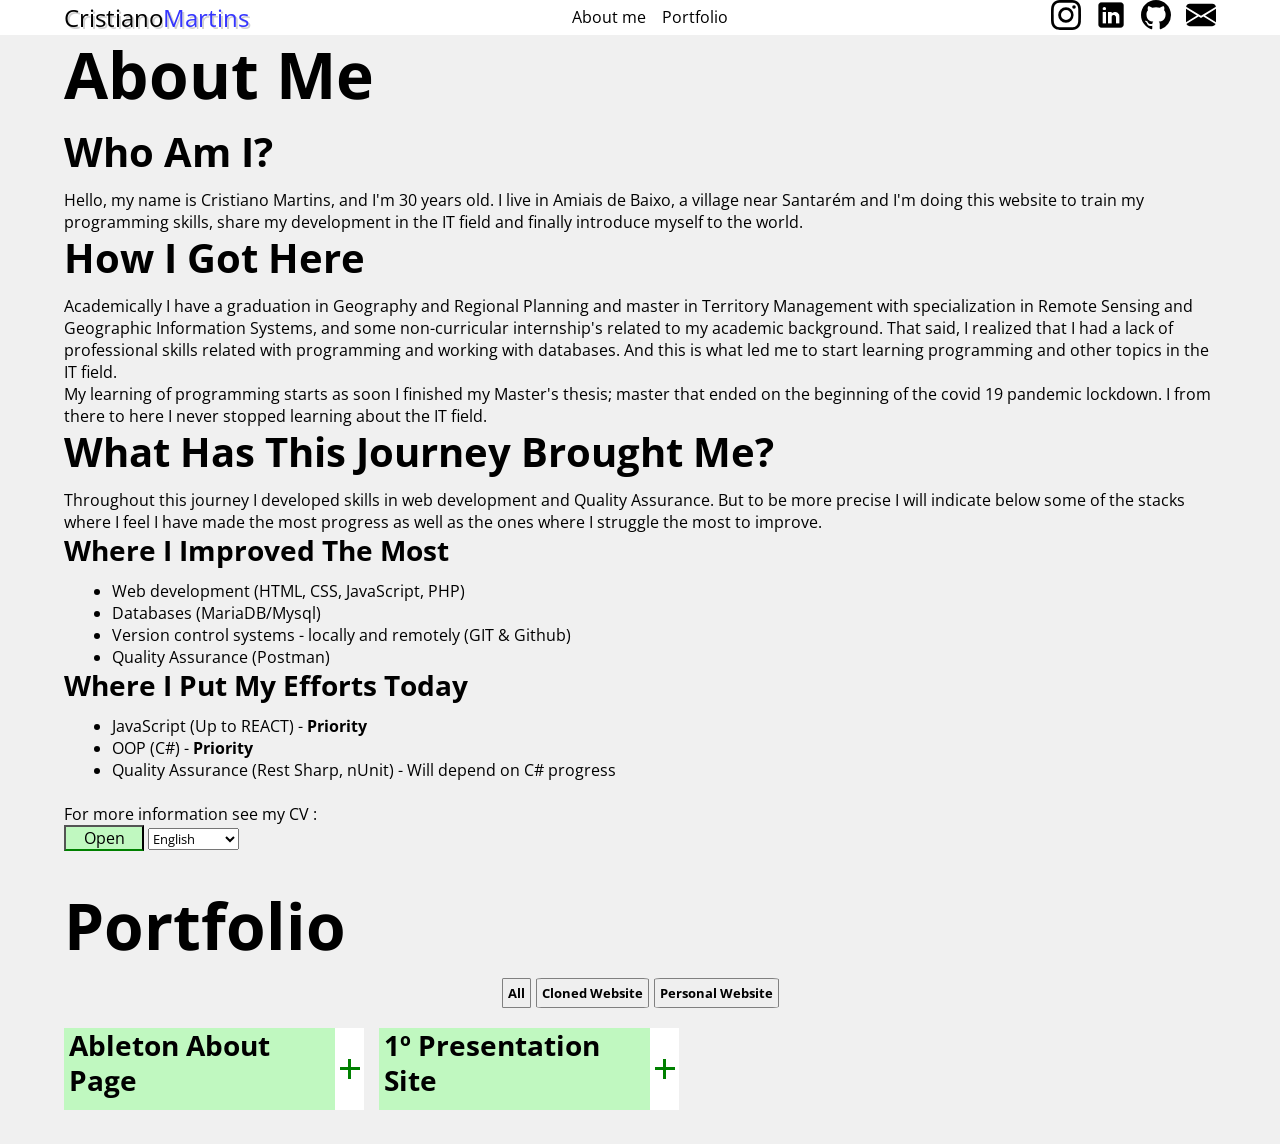
<file: index.html>
<!DOCTYPE html>
<html lang="en">
  <head>
    <meta charset="UTF-8" />
    <meta http-equiv="X-UA-Compatible" content="IE=edge" />
    <meta name="viewport" content="width=device-width, initial-scale=1.0" />
    <link rel="shortcut icon" href="image/favicon.ico" type="image/x-icon" />
    <!-- CSS -->
    <link rel="stylesheet" href="css/style.css" />

    <!-- Font -->
    <link rel="preconnect" href="https://fonts.googleapis.com" />
    <link rel="preconnect" href="https://fonts.gstatic.com" crossorigin />
    <link
      href="https://fonts.googleapis.com/css2?family=Oswald:wght@200;300;400;500;600;700&family=Poppins:ital,wght@0,100;0,200;0,300;0,400;0,500;0,600;0,700;0,800;0,900;1,100;1,200;1,300;1,400;1,500;1,600;1,700;1,800;1,900&display=swap"
      rel="stylesheet"
    />

    <title>Cristiano Martins</title>
  </head>
  <body>
    <nav class="mobile-nav">
      <ul class="links">
        <li>
          <a href="#about">About me</a>
        </li>
        <li>
          <a href="#portfolio">Portfolio</a>
        </li>
      </ul>
    </nav>

    <!-- Header -->
    <header class="header" id="header">
      <div class="author">
        <p class="first-name">Cristiano</p>
        <p class="last-name">Martins</p>
      </div>

      <nav class="desktop-nav">
        <ul class="links">
          <li>
            <a href="#about">About me</a>
          </li>
          <li>
            <a href="#portfolio">Portfolio</a>
          </li>
        </ul>
      </nav>

      <div class="social" id="contact">
        <div class="icons">
          <!-- Instagram -->
          <div class="instagram">
            <a
              title="My Instagram account."
              href="https://www.instagram.com/cristianolm96/"
              target="_blank"
            >
              <img src="image/social/instagram.svg" alt="Instagram" />
            </a>
          </div>
          <!-- Linkedin -->
          <div class="linkedin">
            <a
              title="My Linkedin account."
              href="https://www.linkedin.com/in/cristiano-martins-0ab8ba133/"
              target="_blank"
            >
              <img src="image/social/linkedin.png" alt="Linkedin" />
            </a>
          </div>
          <!-- Github -->
          <div class="github">
            <a
              title="My GitHub account"
              href="https://github.com/Cristianolm"
              target="_blank"
            >
              <img src="image/social/github.svg" alt="Github" />
            </a>
          </div>
          <!-- Email -->
          <div class="email">
            <a
              title="Sende me a email"
              href="mailto:cristianomartins96@hotmail.com"
            >
              <img src="image/social/envelope-fill.svg" alt="E-mail" />
            </a>
          </div>
        </div>
      </div>
    </header>
    <div class="nav-toggle">
      <span class="temp-bar"></span>
    </div>
    <!-- Main -->
    <main class="main">
      <div class="about-me" id="about">
        <h1>About me</h1>
        <h2>Who am I?</h2>
        <p>
          Hello, my name is Cristiano Martins, and I'm
          <span class="age"></span> years old. I live in Amiais de Baixo, a
          village near Santarém and I'm doing this website to train my
          programming skills, share my development in the IT field and finally
          introduce myself to the world.
        </p>
        <h2>How I got here</h2>
        <p>
          Academically I have a graduation in Geography and Regional Planning
          and master in Territory Management with specialization in Remote
          Sensing and Geographic Information Systems, and some non-curricular
          internship's related to my academic background. That said, I realized
          that I had a lack of professional skills related with programming and
          working with databases. And this is what led me to start learning
          programming and other topics in the IT field.
        </p>
        <p>
          My learning of programming starts as soon I finished my Master's
          thesis; master that ended on the beginning of the covid 19 pandemic
          lockdown. I from there to here I never stopped learning about the IT
          field.
        </p>
        <h2>What has this journey brought me?</h2>
        <p>
          Throughout this journey I developed skills in web development and
          Quality Assurance. But to be more precise I will indicate below some
          of the stacks where I feel I have made the most progress as well as
          the ones where I struggle the most to improve.
        </p>
        <h3>Where I improved the most</h3>
        <ul class="stacks">
          <li>Web development (HTML, CSS, JavaScript, PHP)</li>
          <li>Databases (MariaDB/Mysql)</li>
          <li>Version control systems - locally and remotely (GIT & Github)</li>
          <li>Quality Assurance (Postman)</li>
        </ul>
        <h3>Where I put my efforts today</h3>
        <ul class="stacks">
          <li>JavaScript (Up to REACT) - <strong>Priority</strong></li>
          <li>OOP (C#) - <strong>Priority</strong></li>
          <li>
            Quality Assurance (Rest Sharp, nUnit) - Will depend on C# progress
          </li>
        </ul>
        <br />
        <form class="cv" target="_blank" action="#">
          <label for="lang">For more information see my CV :</label>
          <br />
          <input type="submit" value="Open" />
          <select name="languages" id="lang">
            <option value="en">English</option>
            <option value="pt">Portuguese</option>
          </select>
        </form>
      </div>
      <div class="portfolio" id="portfolio">
        <h1>Portfolio</h1>
        <div class="filterProjects">
          <!-- <button type="button" class="filter-btn" data-id="0">Category</button> -->
        </div>

        <div class="projects">
          <!-- Project 1 -->
          <!-- <article> 
          <div class="title">
            <h4><a href="portfolio/Ableton/about.html" target = "_blank">Ableton about page>/a></h4>
            <div class="toggle"></div>
          </div>
          <div class="project-desc show-desc">
            <p>This project is a clone of the Ableton about page.</p>
            <p>
              The construction of this page is the result of one of the
              challenges proposed by the website
              <a href="https://www.frontendpractice.com/projects/ableton"
                >Frontend Practice</a
              >.
            </p>
          </div>
        </article> -->
        </div>
      </div>
    </main>
    <script src="js/script.js"></script>
  </body>
</html>
</file>
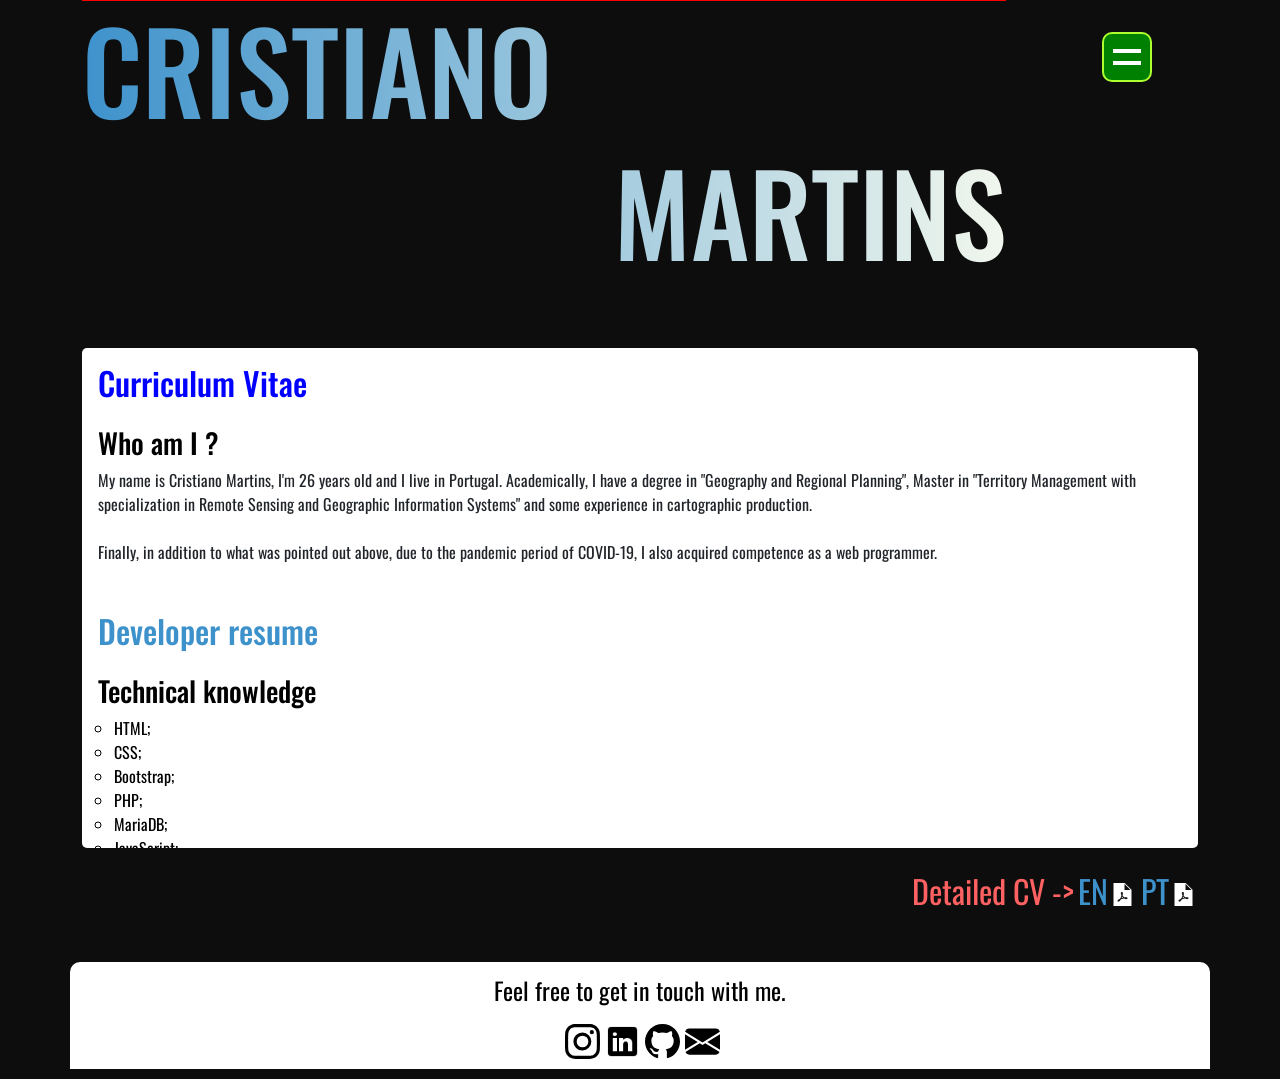
<file: portfolio/FirstPresentationSite/index.html>
<!DOCTYPE html>
<html lang="en">
  <head>
    <meta charset="UTF-8" />
    <meta http-equiv="X-UA-Compatible" content="IE=edge" />
    <meta name="viewport" content="width=device-width, initial-scale=1.0" />
    <link rel="shortcut icon" href="image/favicon.ico" type="image/x-icon" />
    <!-- Bootstrap CSS -->
    <link
      href="https://cdn.jsdelivr.net/npm/bootstrap@5.1.3/dist/css/bootstrap.min.css"
      rel="stylesheet"
      integrity="sha384-1BmE4kWBq78iYhFldvKuhfTAU6auU8tT94WrHftjDbrCEXSU1oBoqyl2QvZ6jIW3"
      crossorigin="anonymous"
    />
    <!-- CSS -->
    <link rel="stylesheet" href="css/style.css" />

    <!-- Font -->
    <link rel="preconnect" href="https://fonts.googleapis.com" />
    <link rel="preconnect" href="https://fonts.gstatic.com" crossorigin />
    <link
      href="https://fonts.googleapis.com/css2?family=Oswald:wght@200;300;400;500;600;700&family=Poppins:ital,wght@0,100;0,200;0,300;0,400;0,500;0,600;0,700;0,800;0,900;1,100;1,200;1,300;1,400;1,500;1,600;1,700;1,800;1,900&display=swap"
      rel="stylesheet"
    />

    <title>OLD VERSION - Cristiano Martins</title>
  </head>
  <body>
    <header class="container-sm">
      <div class="name">
        <h1 class="first-name">Cristiano</h1>
        <h1 class="last-name">Martins</h1>
      </div>
    </header>
    <main class="container-sm">
      <div class="presentation">
        <div class="overflow">
          <h2>Curriculum Vitae</h2>
          <h3>Who am I ?</h3>
          <p>
            My name is Cristiano Martins, I'm 26 years old and I live in
            Portugal. Academically, I have a degree in "Geography and Regional
            Planning", Master in "Territory Management with specialization in
            Remote Sensing and Geographic Information Systems" and some
            experience in cartographic production. <br />
            <br />
            Finally, in addition to what was pointed out above, due to the
            pandemic period of COVID-19, I also acquired competence as a web
            programmer.
          </p>
          <h2>Developer resume</h2>
          <h3>Technical knowledge</h3>
          <div class="stacks">
            <ul>
              <li>HTML;</li>
              <li>CSS;</li>
              <li>Bootstrap;</li>
              <li>PHP;</li>
              <li>MariaDB;</li>
              <li>JavaScript;</li>
              <li>Git;</li>
              <li>GitHub;</li>
            </ul>
            <div class="certificates">
              <h3>Certificates</h3>
              <a
                href="https://www.linkedin.com/feed/update/urn:li:activity:6899355298339835904/"
                target="_blank"
                >Codemaster certificate
                <img
                  src="image/link.svg"
                  alt="Certificate of completion of the 'Codemaster Web Development' course"
                />
              </a>
              <strong>|</strong>
              <a
                href="https://www.udemy.com/certificate/UC-d41f4ca8-ca46-4ad6-9416-0edfc9c6bb63/"
                target="_blank"
              >
                The Git & Github Bootcamp
                <img
                  src="image/link.svg"
                  alt="Certificate of completion of the 'The Git and Github Bootcamp'"
                />
              </a>
              <strong>|</strong>
              <a
                href="https://www.udemy.com/certificate/UC-ffcc9df9-5e34-4dd1-8609-5c25e0f74b5e/"
                target="_blank"
              >
                The Ultimate MySQL Bootcamp: Go from SQL Beginner to Expert
                <img
                  src="image/link.svg"
                  alt="Certificate of completion of the 'Ultimate MySQL Bootcamp: Go from SQL Beginner to Expert'"
                />
              </a>
              <strong>|</strong>
              <a
                href="https://www.udemy.com/certificate/UC-4f2df3d4-c468-4a7f-9e38-c225785eae79/"
                target="_blank"
              >
                The Linux Command Line Bootcamp: Beginner To Power User
                <img
                  src="image/link.svg"
                  alt="Certificate of completion of the 'Linux Command Line Bootcamp: Beginner To Power User'"
                />
              </a>
              <strong>|</strong>
              <a
                href="https://www.udemy.com/certificate/UC-587b830c-3877-4433-8cb0-bf783acbc05e/"
                target="_blank"
              >
                The Complete Quality Assurance Course- Learn QA from Scratch
                <img
                  src="image/link.svg"
                  alt="Certificate of completion of the 'Complete Quality Assurance Course- Learn QA from Scratch'"
                />
              </a>
            </div>
          </div>
          <hr />
          <h2>Academic CV</h2>
          <h3>Graduation</h3>
          <p>Geography and Regional Planning</p>
          <h3>Master</h3>
          <p>
            Territory Management with specialization in Remote Sensing and
            Geographic Information Systems.
          </p>
          <h3>Technical knowledge</h3>
          <div class="stacks">
            <ul>
              <li>ArcMap;</li>
              <li>eCognition;</li>
            </ul>
          </div>
          <h3>Languages</h3>
          <p>
            <strong>Portuguese</strong> - Native <br />
            <strong>English</strong> - Intermediate
          </p>
          <hr />
          <h2>Professional Experience</h2>
          <h3>Temporary collaboration</h3>
          <p>The USE Concept, Lda</p>

          <h3>Internship</h3>
          <ul id="no-bullets">
            <li>
              <a href="http://www.use.com.pt/" target="_blank"
                >The USE Concept, Lda;</a
              >
              <img src="image/link.svg" alt="The USE Concept Website" />
            </li>
            <li>
              <a href="https://www.cics.nova.fcsh.unl.pt/" target="_blank"
                >CICS.NOVA;</a
              >
              <img src="image/link.svg" alt="CICS.NOVA Website" />
            </li>
          </ul>
        </div>
        <div class="detailedCV" title="Click to see CV in detail.">
          <h2>Detailed CV -></h2>
          <a class="cv" href="../../cv/CV_Cristiano(en).pdf" target="_blank"
            ><h2>EN</h2>
            <img class="cv-pdf" src="image/pdf.png" alt="Open PDF"
          /></a>
          <a class="cv" href="../../cv/CV_Cristiano(pt).pdf" target="_blank"
            ><h2>PT</h2>
            <img class="cv-pdf" src="image/pdf.png" alt="Open PDF"
          /></a>
        </div>
      </div>
    </main>
    <footer class="container-sm">
      <div class="more-of-me">
        <p>Feel free to get in touch with me.</p>
        <div class="social">
          <div class="text"></div>
          <div class="icons">
            <!-- Instagram -->
            <div class="linkedin">
              <a
                title="My Instagram account."
                href="https://www.instagram.com/cristianolm96/"
                target="_blank"
              >
                <img src="image/social/instagram.svg" alt="Instagram" />
              </a>
            </div>
            <!-- Linkedin -->
            <div class="linkedin">
              <a
                title="My Linkedin account."
                href="https://www.linkedin.com/in/cristiano-martins-0ab8ba133/"
                target="_blank"
              >
                <img src="image/social/linkedin.png" alt="Linkedin" />
              </a>
            </div>
            <!-- Github -->
            <div class="github">
              <a
                title="My GitHub account"
                href="https://github.com/Cristianolm"
                target="_blank"
              >
                <img src="image/social/github.svg" alt="Github" />
              </a>
            </div>
            <!-- Email -->
            <div class="email">
              <a
                title="Sende me a email"
                href="mailto:cristianomartins96@hotmail.com"
              >
                <img src="image/social/envelope-fill.svg" alt="E-mail" />
              </a>
            </div>
          </div>
        </div>
      </div>
    </footer>
    <!-- MENU -->
    <div id="menu-icon" class="menu-icon"></div>
    <div id="menu-content" class="menu-content d-none">
      <h2><a href="index.html" class="item container-sm">Home</a></h2>
      <h2><a href="portfolio.html" class="item container-sm">Portfolio</a></h2>
    </div>
    <script
      src="https://cdn.jsdelivr.net/npm/bootstrap@5.1.3/dist/js/bootstrap.bundle.min.js"
      integrity="sha384-ka7Sk0Gln4gmtz2MlQnikT1wXgYsOg+OMhuP+IlRH9sENBO0LRn5q+8nbTov4+1p"
      crossorigin="anonymous"
    ></script>
    <script src="js/script.js"></script>
  </body>
</html>
</file>
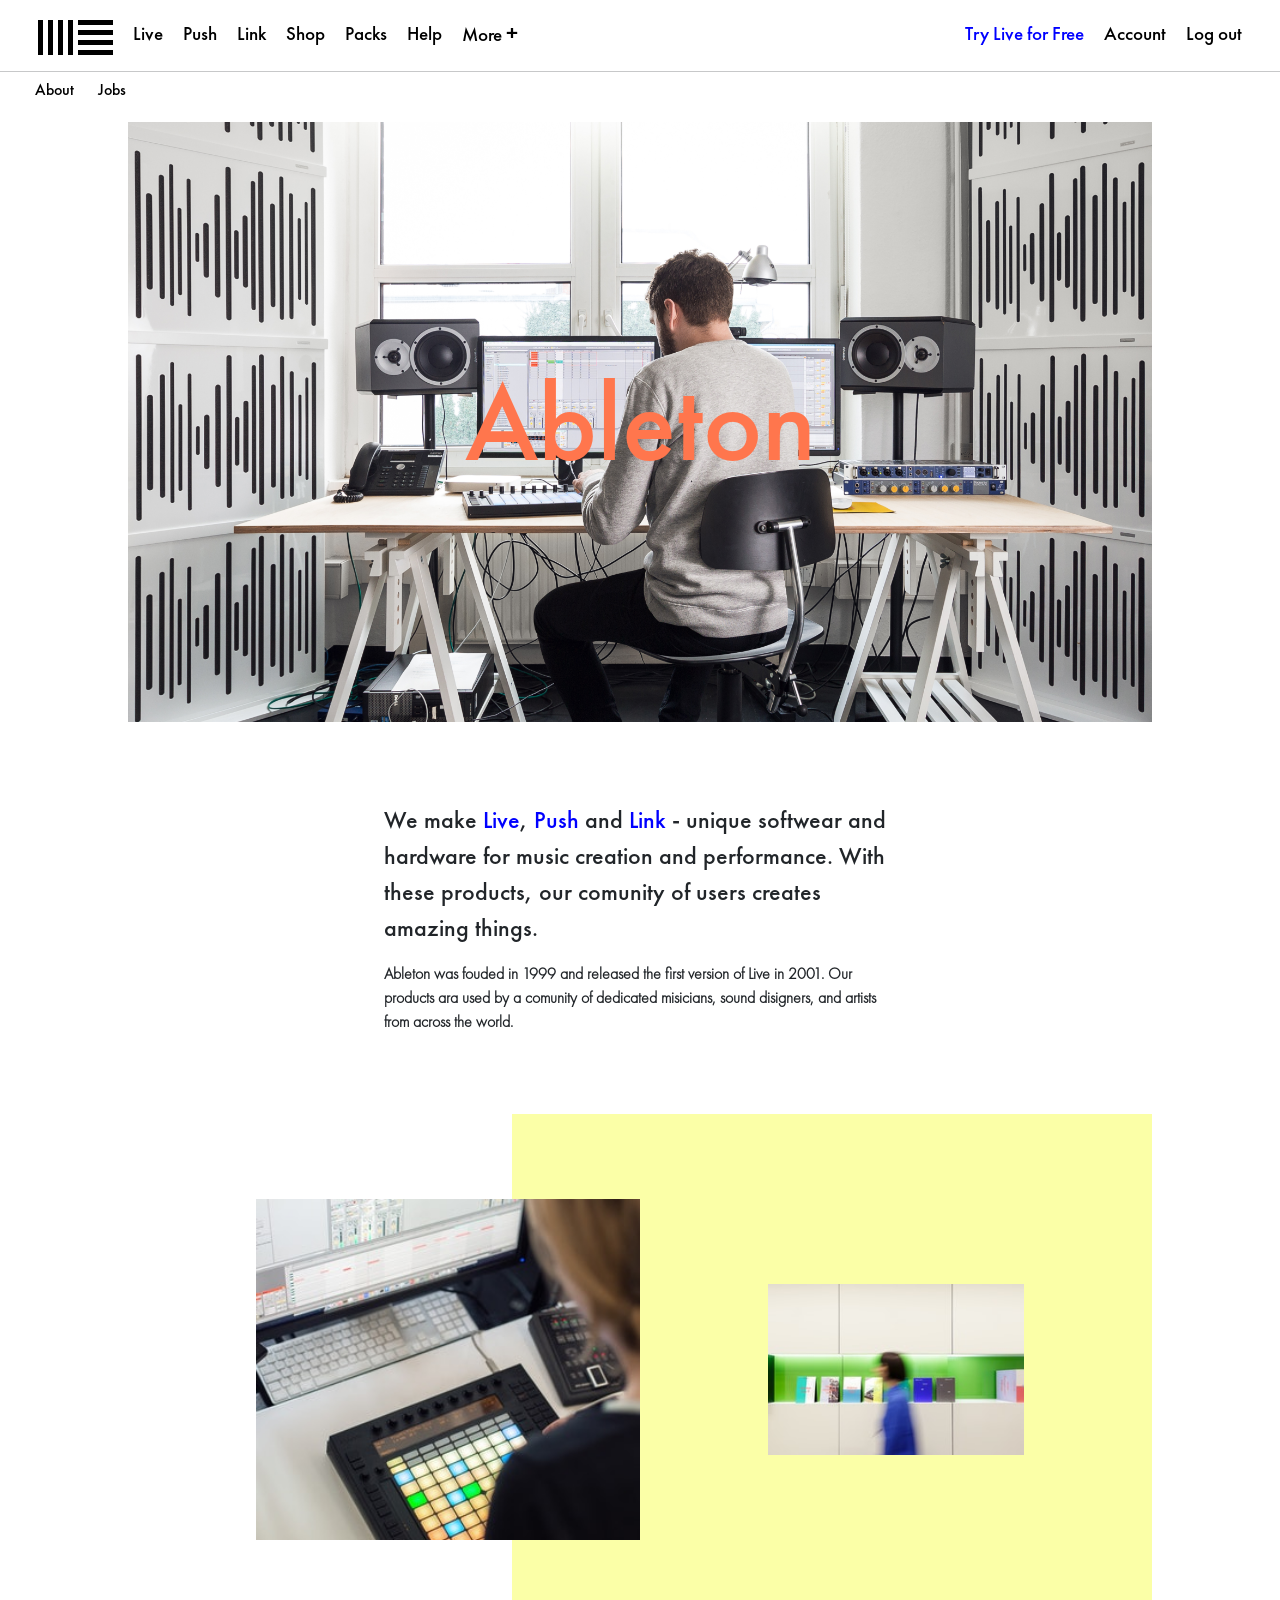
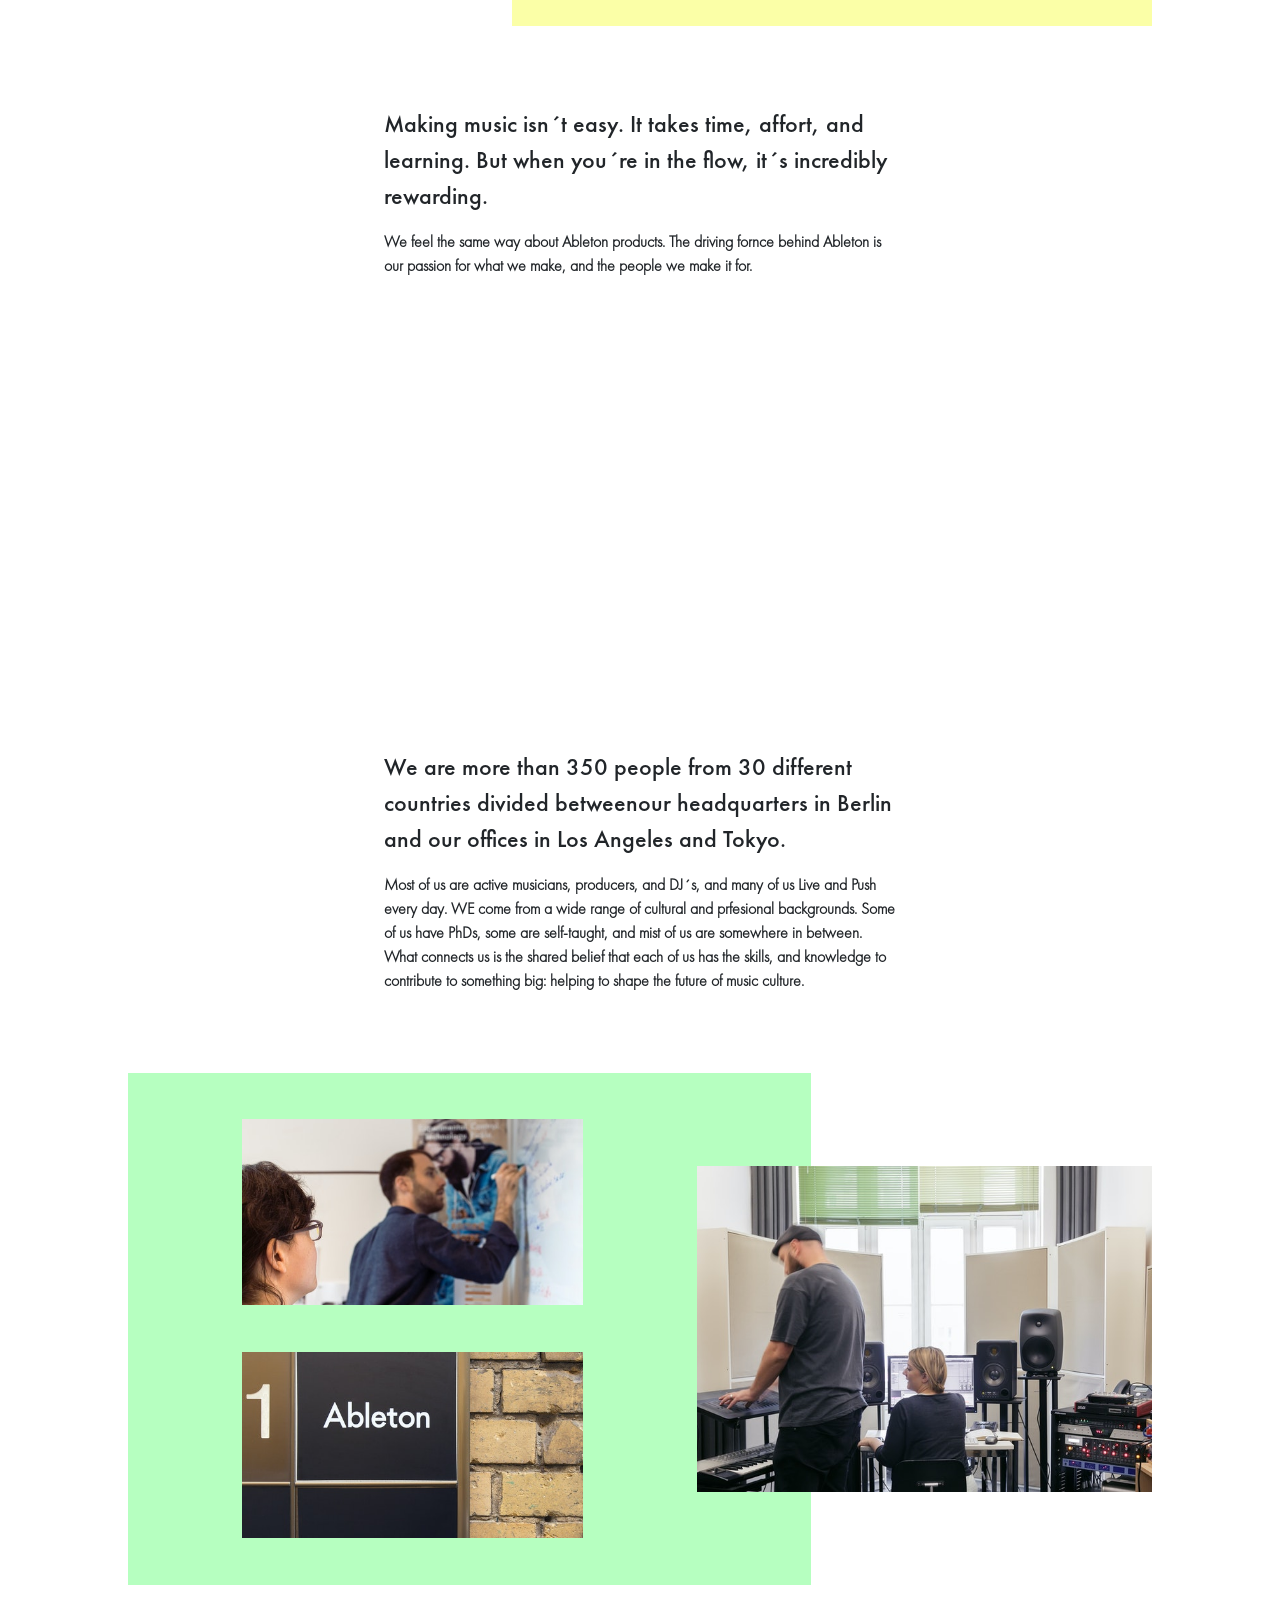
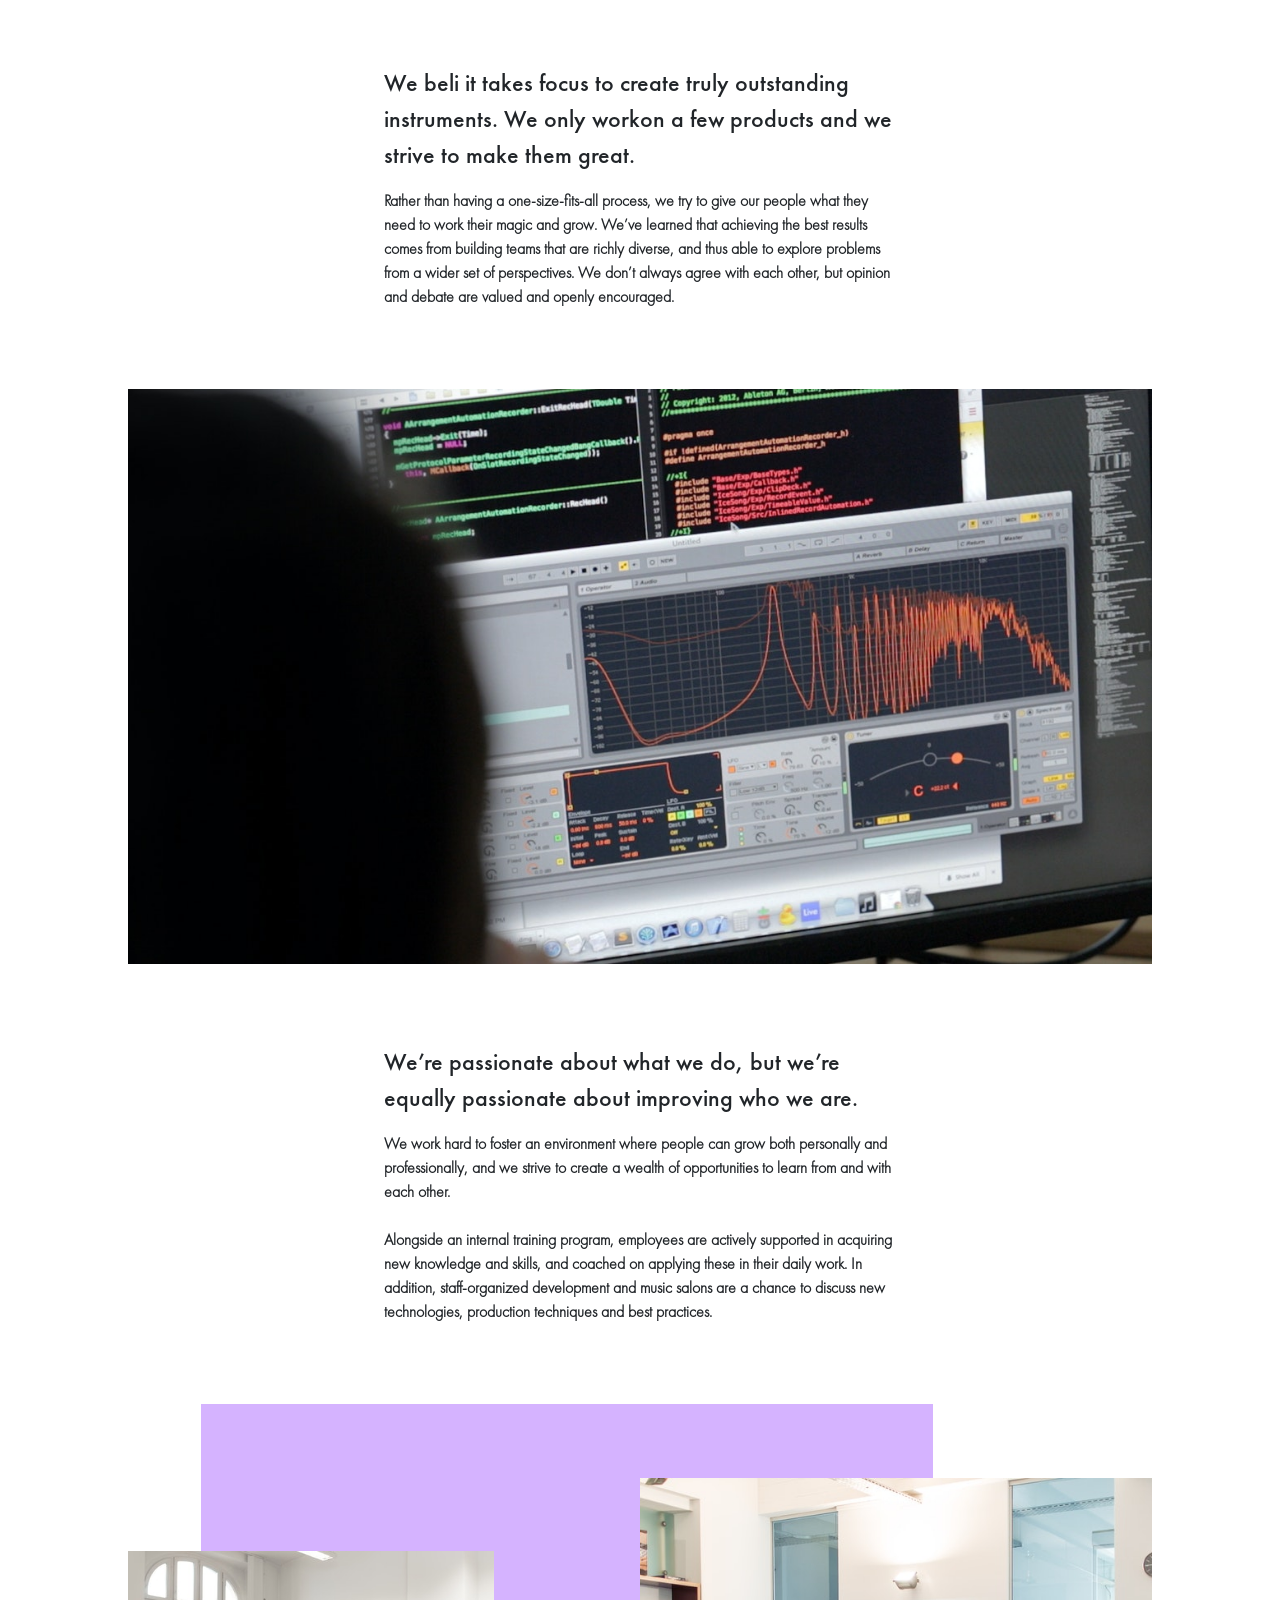
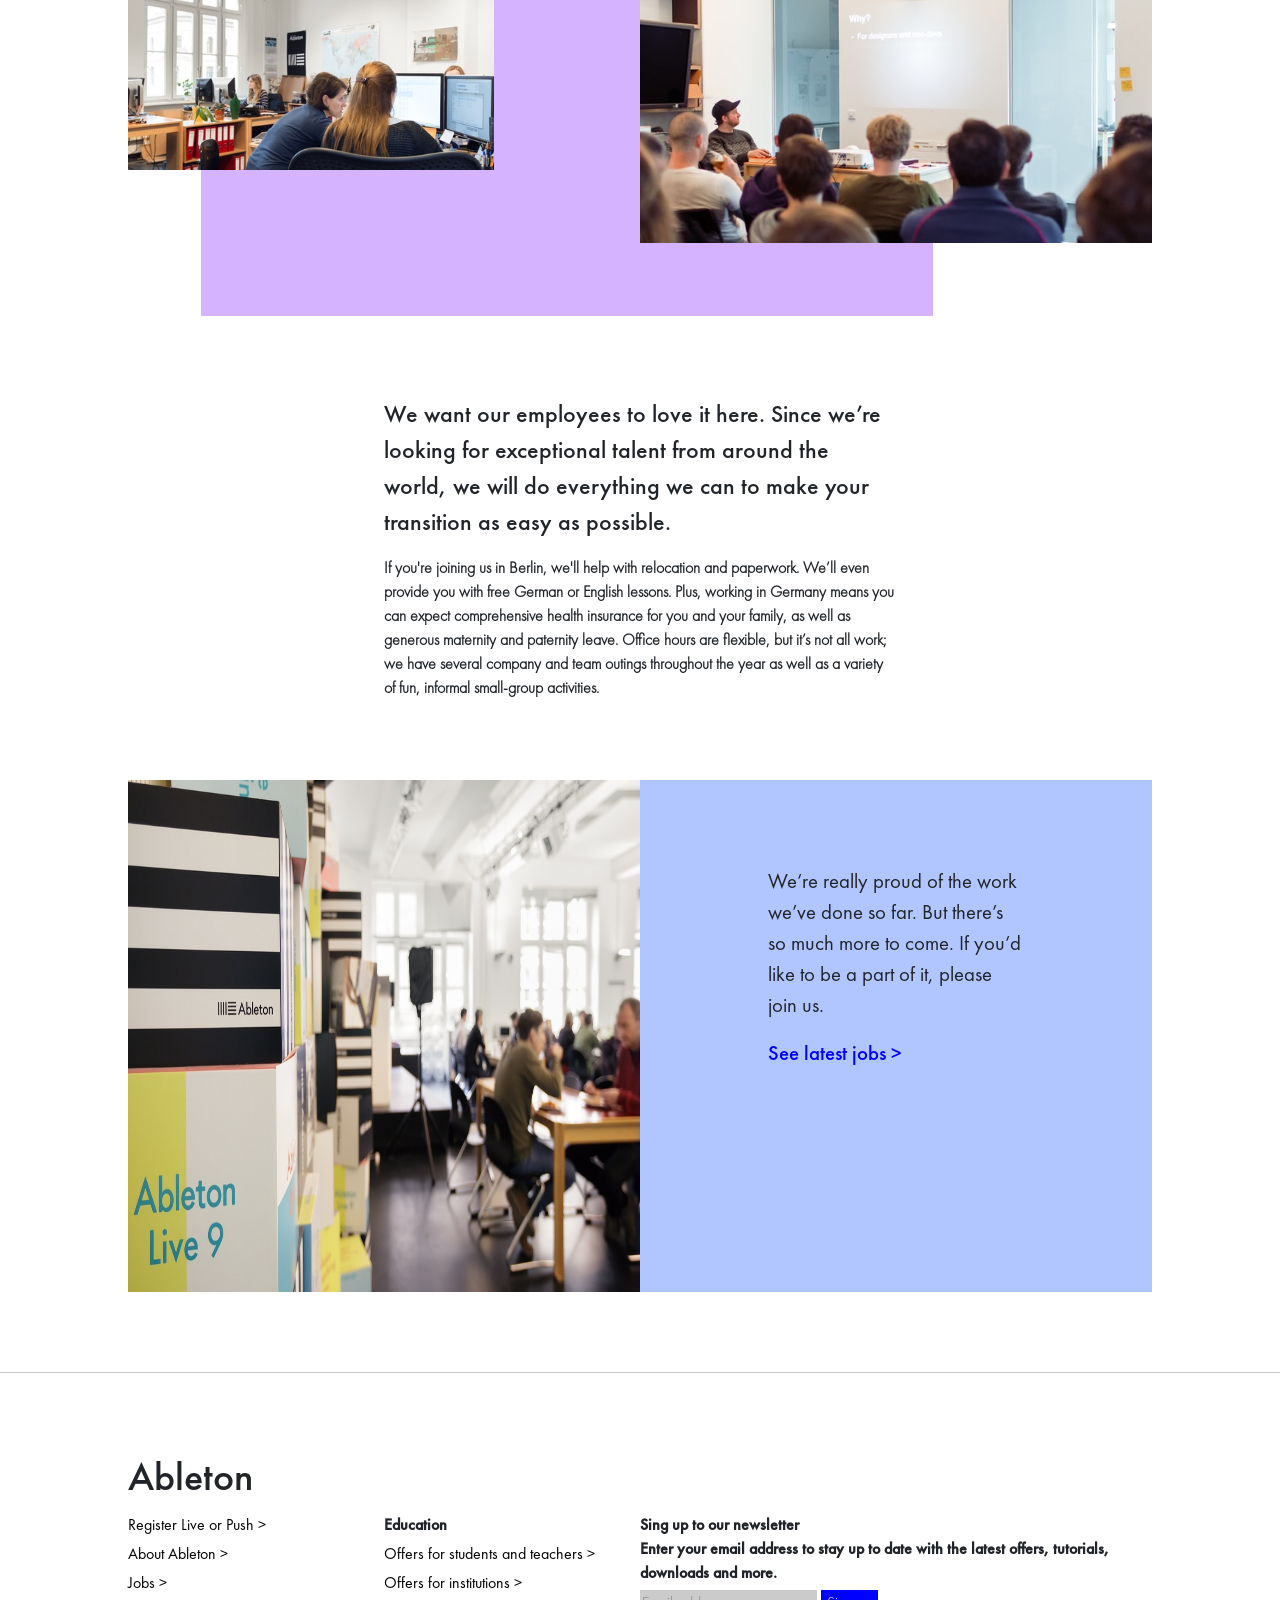
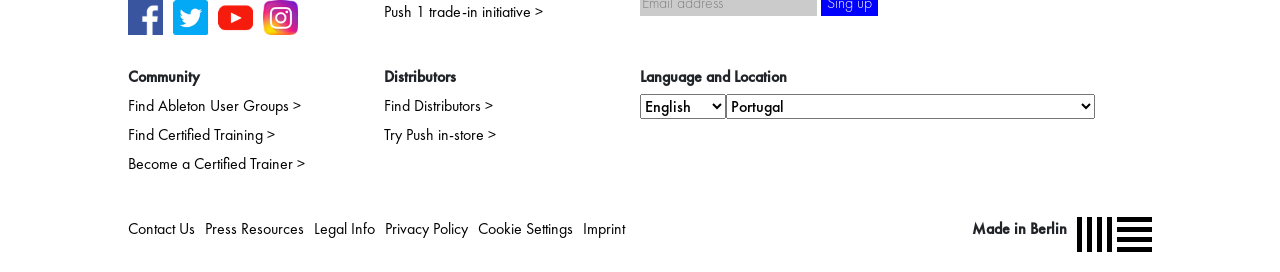
<file: portfolio/Ableton/about.html>
<!DOCTYPE html>
<html lang="pt">
  <head>
    <meta charset="UTF-8" />
    <meta http-equiv="X-UA-Compatible" content="IE=edge" />
    <meta name="viewport" content="width=device-width, initial-scale=1.0" />
    <!-- Bootstrap -->
    <link
      href="https://cdn.jsdelivr.net/npm/bootstrap@5.1.3/dist/css/bootstrap.min.css"
      rel="stylesheet"
      integrity="sha384-1BmE4kWBq78iYhFldvKuhfTAU6auU8tT94WrHftjDbrCEXSU1oBoqyl2QvZ6jIW3"
      crossorigin="anonymous"
    />
    <!-- CSS -->
    <link rel="stylesheet" href="assets/css/style.css" />
    <title>Learn more about Ableton - maker of Live and Push | Ableton</title>
  </head>
  <body>
    <!-- 
      ========== 
      Header 
      ==========
    -->
    <!-- Desktop -->
    <div class="desktop">
      <header>
        <nav>
          <div class="nav-left">
            <div class="bars">
              <div class="vertical-bars">
                <div class="center"></div>
              </div>
              <div class="horizontal-bars">
                <div class="center"></div>
              </div>
            </div>
            <a href="#" class="link">Live</a>
            <a href="#" class="link">Push</a>
            <a href="#" class="link">Link</a>
            <a href="#" class="link">Shop</a>
            <a href="#" class="link">Packs</a>
            <a href="#" class="link">Help</a>
            <!-- Dropdown -->
            <div id="dropdown" class="dropdown">
              <button class="link">More <span class="plus">&#43;</span></button>
            </div>
          </div>
          <div class="nav-right">
            <a href="#" class="link highlight">Try Live for Free</a>
            <a href="#" class="link">Account</a>
            <a href="#" class="link">Log out</a>
          </div>
        </nav>
      </header>
      <!-- Dropdown -->
      <div class="more-dropdown-boxes d-none">
        <div class="box-top">
          <h2>More on Ableton.com</h2>
          <div>
            <a href="#"><p>Ableton for the Classroom</p></a>
            <a href="#"><p>Blog</p></a>
            <a href="#"><p>Ableton Colleges and Universities</p></a>
            <a href="#"><p>Certified Training</p></a>
            <a href="#"><p>About Ableton</p></a>
            <a href="#"><p>Jobs</p></a>
            <a href="#"><p>Apprenticeship</p></a>
          </div>
        </div>
        <br />
        <div class="box-bottom">
          <h2>More from Ableton.com</h2>
          <div>
            <div class="loop">
              <a href="#">
                <p><strong>Loop</strong></p>
                <p>
                  Lorem ipsum dolor sit amet consectetur adipisicing elit.
                  Veniam sunt facilis consectetur.
                </p>
              </a>
            </div>
            <div class="lear-music">
              <a href="#">
                <p><strong>Learning Music</strong></p>
                <p>
                  Lorem ipsum dolor sit amet consectetur adipisicing elit.
                  Veniam sunt facilis consectetur.
                </p>
              </a>
            </div>
            <div class="lear-synths">
              <a href="#">
                <p><strong>Learning Synths</strong></p>
                <p>
                  Lorem ipsum dolor sit amet consectetur adipisicing elit.
                  Veniam sunt facilis consectetur.
                </p>
              </a>
            </div>
            <div class="Making-music">
              <a href="#">
                <p><strong>Making Music</strong></p>
                <p>
                  Lorem ipsum dolor sit amet consectetur adipisicing elit.
                  Veniam sunt facilis consectetur.
                </p>
              </a>
            </div>
          </div>
        </div>
      </div>
      <hr />
    </div>

    <!-- Mobile -->
    <div id="mobile" class="mobile">
      <header id="to-open-menu">
        <div class="gadget"></div>
        <nav>
          <div class="nav-header">
            <div id="bars" class="bars">
              <div id="vertical-bars" class="vertical-bars">
                <div class="center"></div>
              </div>
              <div id="horizontal-bars" class="horizontal-bars">
                <div class="center"></div>
              </div>
            </div>
            <div id="dropdown" class="dropdown">
              <button class="link">Menu &#43;</button>
            </div>
          </div>
        </nav>
      </header>
      <header id="open-menu" class="d-none">
        <div class="gadget"></div>
        <nav>
          <div class="nav-header">
            <div id="bars" class="bars">
              <div id="vertical-bars" class="vertical-bars">
                <div class="center"></div>
              </div>
              <div id="horizontal-bars" class="horizontal-bars">
                <div class="center"></div>
              </div>
            </div>
            <div id="dropdown" class="dropdown">
              <button class="link">Menu &#8722;</button>
            </div>
          </div>
          <div class="vertical-links">
            <div class="main-links">
              <a href="#" class="link">Live</a>
              <a href="#" class="link">Push</a>
              <a href="#" class="link">Link</a>
              <a href="#" class="link">Shop</a>
              <a href="#" class="link">Packs</a>
              <a href="#" class="link">Help</a>
              <a href="#" class="link">Try Live for Free</a>
              <div class="login-register">
                <a href="#" id="link-small" class="link">Log in or register</a>
              </div>
            </div>
            <div class="more">
              <h2>More on Ableton.com</h2>
              <div>
                <a href="#" class="link"><p>Blog</p></a>
                <a href="#" class="link"><p>Ableton for the Classroom</p></a>
                <a href="#" class="link"
                  ><p>Ableton Colleges and Universities</p></a
                >
                <a href="#" class="link"><p>Certified Training</p></a>
                <a href="#" class="link"><p>About Ableton</p></a>
                <a href="#" class="link"><p>Jobs</p></a>
                <a href="#" class="link"><p>Apprenticeship</p></a>
              </div>
            </div>
          </div>
          <!--  -->
          <div class="horizontal-links">
            <h2>More from Ableton.com</h2>
            <div class="scroll">
              <div class="loop">
                <a href="#" class="link">
                  <p><strong>Loop</strong></p>
                  <p>
                    Lorem ipsum dolor sit amet consectetur adipisicing elit.
                    Veniam sunt facilis consectetur.
                  </p>
                </a>
              </div>
              <div class="lear-music">
                <a href="#" class="link">
                  <p><strong>Learning Music</strong></p>
                  <p>
                    Lorem ipsum dolor sit amet consectetur adipisicing elit.
                    Veniam sunt facilis consectetur.
                  </p>
                </a>
              </div>
              <div class="lear-synths">
                <a href="#" class="link">
                  <p><strong>Learning Synths</strong></p>
                  <p>
                    Lorem ipsum dolor sit amet consectetur adipisicing elit.
                    Veniam sunt facilis consectetur.
                  </p>
                </a>
              </div>
              <div class="Making-music">
                <a href="#" class="link">
                  <p><strong>Making Music</strong></p>
                  <p>
                    Lorem ipsum dolor sit amet consectetur adipisicing elit.
                    Veniam sunt facilis consectetur.
                  </p>
                </a>
              </div>
            </div>
          </div>
          <!--  a-->
        </nav>
      </header>
    </div>

    <!-- 
      ========== 
      Main 
      ==========
    -->
    <main>
      <div class="sub-menu sub-main">
        <a href="#">About</a>
        <a href="#">Jobs</a>
      </div>
      <div class="img-box">
        <picture>
          <source
            media="(max-width: 450px)"
            srcset="assets/images/desktop/header-s.jpg"
            type="image/jpg"
          />
          <source
            media="(max-width: 850px)"
            srcset="assets/images/desktop/header-m.jpg"
            type="image/jpg"
          />
          <img src="assets/images/desktop/header-g.jpg" alt="Ableton" />
        </picture>
        <h1>Ableton</h1>
      </div>
      <div class="main-content">
        <div class="text">
          <p class="bold">
            We make <a href=""><span>Live</span></a
            >, <a href=""><span>Push</span></a> and
            <a href=""><span>Link</span></a> - unique softwear and hardware for
            music creation and performance. With these products, our comunity of
            users creates amazing things.
          </p>
          <small
            >Ableton was fouded in 1999 and released the first version of Live
            in 2001. Our products ara used by a comunity of dedicated misicians,
            sound disigners, and artists from across the world.</small
          >
        </div>

        <!-- GRID 1 -->
        <div class="grid1">
          <div class="one"></div>
          <div class="two"></div>
          <div class="three"></div>
          <div class="four"></div>
        </div>
        <!-- GRID 1 -->

        <div class="text video">
          <p class="bold">
            Making music isn´t easy. It takes time, affort, and learning. But
            when you´re in the flow, it´s incredibly rewarding.
          </p>
          <small>
            We feel the same way about Ableton products. The driving fornce
            behind Ableton is our passion for what we make, and the people we
            make it for.
          </small>

          <iframe
            src="https://www.youtube.com/embed/9SbnhgjeyXA"
            title="YouTube video player"
            frameborder="0"
            allow="accelerometer; autoplay; clipboard-write; encrypted-media; gyroscope; picture-in-picture"
            allowfullscreen
          ></iframe>

          <p class="bold">
            We are more than 350 people from 30 different countries divided
            betweenour headquarters in Berlin and our offices in Los Angeles and
            Tokyo.
          </p>

          <small>
            Most of us are active musicians, producers, and DJ´s, and many of us
            Live and Push every day. WE come from a wide range of cultural and
            prfesional backgrounds. Some of us have PhDs, some are self-taught,
            and mist of us are somewhere in between. What connects us is the
            shared belief that each of us has the skills, and knowledge to
            contribute to something big: helping to shape the future of music
            culture.
          </small>
        </div>

        <!-- GRID 2-->

        <div class="grid2">
          <div class="one"></div>
          <div class="two"></div>
          <div class="three"></div>
          <div class="four"></div>
        </div>
        <!-- GRID 2-->

        <div class="text">
          <p class="bold">
            We beli it takes focus to create truly outstanding instruments. We
            only workon a few products and we strive to make them great.
          </p>
          <small>
            Rather than having a one-size-fits-all process, we try to give our
            people what they need to work their magic and grow. We’ve learned
            that achieving the best results comes from building teams that are
            richly diverse, and thus able to explore problems from a wider set
            of perspectives. We don’t always agree with each other, but opinion
            and debate are valued and openly encouraged.
          </small>
        </div>

        <div class="img-box2">
          <img
            src="assets/images/desktop/poster-meet-the-makers.jpg"
            alt="Ableton"
          />
        </div>

        <div class="text">
          <p class="bold">
            We’re passionate about what we do, but we’re equally passionate
            about improving who we are.
          </p>
          <small>
            We work hard to foster an environment where people can grow both
            personally and professionally, and we strive to create a wealth of
            opportunities to learn from and with each other.
            <br /><br />
            Alongside an internal training program, employees are actively
            supported in acquiring new knowledge and skills, and coached on
            applying these in their daily work. In addition, staff-organized
            development and music salons are a chance to discuss new
            technologies, production techniques and best practices.
          </small>
        </div>

        <!-- GRID -->
        <div class="grid3">
          <div class="one"></div>
          <div class="two"></div>
          <div class="three"></div>
        </div>

        <!-- GRID -->

        <div class="text">
          <p class="bold">
            We want our employees to love it here. Since we’re looking for
            exceptional talent from around the world, we will do everything we
            can to make your transition as easy as possible.
          </p>
          <small>
            If you're joining us in Berlin, we'll help with relocation and
            paperwork. We’ll even provide you with free German or English
            lessons. Plus, working in Germany means you can expect comprehensive
            health insurance for you and your family, as well as generous
            maternity and paternity leave. Office hours are flexible, but it’s
            not all work; we have several company and team outings throughout
            the year as well as a variety of fun, informal small-group
            activities.
          </small>
        </div>

        <!-- GRID -->
        <div class="grid4">
          <div class="one"></div>
          <div class="two"></div>
          <div class="three">
            <p>
              We’re really proud of the work we’ve done so far. But there’s so
              much more to come. If you’d like to be a part of it, please join
              us.
            </p>
            <p><a href="#">See latest jobs ></a></p>
          </div>
        </div>

        <div class="flex4 text">
          <img src="assets/images/desktop/photo-8.jpg" alt="Ableton8" />
          <div class="text">
            <p>
              We’re really proud of the work we’ve done so far. But there’s so
              much more to come. If you’d like to be a part of it, please join
              us.
            </p>
            <p><a href="#">See latest jobs ></a></p>
          </div>
        </div>
        <!-- GRID -->
      </div>
    </main>
    <hr />

    <!-- 
      ========== 
      Footer 
      ==========
    -->

    <footer>
      <div class="grid5">
        <div class="one ableton">
          <h1>Ableton</h1>
        </div>
        <div class="two mediaSocial">
          <p><a href="#">Register Live or Push ></a></p>
          <p><a href="#">About Ableton ></a></p>
          <p><a href="#">Jobs ></a></p>
          <div class="social">
            <a href="#">
              <img
                title="Facebook"
                src="assets/images/desktop/facebook.png"
                alt="Facebook"
              />
            </a>
            <a href="#">
              <img
                title="Twitter"
                src="assets/images/desktop/twitter.png"
                alt="Twitter"
              />
            </a>
            <a href="#">
              <img
                title="Youtube"
                src="assets/images/desktop/youtube.png"
                alt="Youtube"
              />
            </a>
            <a href="#">
              <img
                title="Instagram"
                src="assets/images/desktop/instagram.png"
                alt="Instagram"
              />
            </a>
          </div>
        </div>
        <div class="three education">
          <p>Education</p>
          <p><a href="#">Offers for students and teachers ></a></p>
          <p><a href="#">Offers for institutions ></a></p>
          <p><a href="#">Push 1 trade-in initiative ></a></p>
        </div>
        <div class="four singUp">
          <p>
            Sing up to our newsletter <br />
            Enter your email address to stay up to date with the latest offers,
            tutorials, downloads and more.
          </p>

          <form action="#" method="#">
            <input type="email" id="" placeholder="Email address" />
            <button type="submit">Sing up</button>
          </form>
        </div>
        <div class="five community">
          <p>Community</p>
          <p><a href="#">Find Ableton User Groups ></a></p>
          <p><a href="#">Find Certified Training ></a></p>
          <p><a href="#">Become a Certified Trainer ></a></p>
        </div>
        <div class="six distributors">
          <p>Distributors</p>
          <p><a href="#">Find Distributors ></a></p>
          <p><a href="#">Try Push in-store ></a></p>
        </div>
        <div class="seven language">
          <p>Language and Location</p>
          <div class="forms">
            <form action="#" method="#">
              <select class="language" name="language">
                <option value="en" selected="">English</option>
                <option value="de">Deutsch</option>
                <option value="fr">Français</option>
                <option value="ja">日本語</option>
                <option value="zh-cn">简体中文</option>
              </select>
            </form>
            <form action="#" method="#">
              <select name="country_code" class="country-code">
                <option value="">Please choose</option>
                <optgroup label="Common Countries">
                  <option value="us">United States</option>
                  <option value="uk">United Kingdom</option>
                  <option value="fr">France</option>
                  <option value="de">Germany</option>
                  <option value="ca">Canada</option>
                  <option value="jp">Japan</option>
                  <option value="cn">China</option>
                </optgroup>
                <optgroup label="All Countries">
                  <option value="af">Afghanistan</option>
                  <option value="ax">Aland Islands</option>
                  <option value="al">Albania</option>
                  <option value="dz">Algeria</option>
                  <option value="as">American Samoa</option>
                  <option value="ad">Andorra</option>
                  <option value="ao">Angola</option>
                  <option value="ai">Anguilla</option>
                  <option value="aq">Antarctica</option>
                  <option value="ag">Antigua And Barbuda</option>
                  <option value="ar">Argentina</option>
                  <option value="am">Armenia</option>
                  <option value="aw">Aruba</option>
                  <option value="au">Australia</option>
                  <option value="at">Austria</option>
                  <option value="az">Azerbaijan</option>
                  <option value="bs">Bahamas</option>
                  <option value="bh">Bahrain</option>
                  <option value="bd">Bangladesh</option>
                  <option value="bb">Barbados</option>
                  <option value="by">Belarus</option>
                  <option value="be">Belgium</option>
                  <option value="bz">Belize</option>
                  <option value="bj">Benin</option>
                  <option value="bm">Bermuda</option>
                  <option value="bt">Bhutan</option>
                  <option value="bo">Bolivia</option>
                  <option value="bq">Bonaire, Sint Eustatius and Saba</option>
                  <option value="ba">Bosnia And Herzegovina</option>
                  <option value="bw">Botswana</option>
                  <option value="bv">Bouvet Island</option>
                  <option value="br">Brazil</option>
                  <option value="io">British Indian Ocean Territory</option>
                  <option value="bn">Brunei Darussalam</option>
                  <option value="bg">Bulgaria</option>
                  <option value="bf">Burkina Faso</option>
                  <option value="bi">Burundi</option>
                  <option value="kh">Cambodia</option>
                  <option value="cm">Cameroon</option>
                  <option value="ca">Canada</option>
                  <option value="cv">Cape Verde</option>
                  <option value="ky">Cayman Islands</option>
                  <option value="cf">Central African Republic</option>
                  <option value="td">Chad</option>
                  <option value="cl">Chile</option>
                  <option value="cn">China</option>
                  <option value="cx">Christmas Island</option>
                  <option value="cc">Cocos (Keeling) Islands</option>
                  <option value="co">Colombia</option>
                  <option value="km">Comoros</option>
                  <option value="cg">Congo</option>
                  <option value="cd">
                    Congo, The Democratic Republic Of The
                  </option>
                  <option value="ck">Cook Islands</option>
                  <option value="cr">Costa Rica</option>
                  <option value="ci">Cote D'Ivoire</option>
                  <option value="hr">Croatia</option>
                  <option value="cu">Cuba</option>
                  <option value="cw">Curacao</option>
                  <option value="cy">Cyprus</option>
                  <option value="cz">Czech Republic</option>
                  <option value="dk">Denmark</option>
                  <option value="dj">Djibouti</option>
                  <option value="dm">Dominica</option>
                  <option value="do">Dominican Republic</option>
                  <option value="ec">Ecuador</option>
                  <option value="eg">Egypt</option>
                  <option value="sv">El Salvador</option>
                  <option value="gq">Equatorial Guinea</option>
                  <option value="er">Eritrea</option>
                  <option value="ee">Estonia</option>
                  <option value="et">Ethiopia</option>
                  <option value="fk">Falkland Islands (Malvinas)</option>
                  <option value="fo">Faroe Islands</option>
                  <option value="fj">Fiji</option>
                  <option value="fi">Finland</option>
                  <option value="fr">France</option>
                  <option value="gf">French Guiana</option>
                  <option value="pf">French Polynesia</option>
                  <option value="ga">Gabon</option>
                  <option value="gm">Gambia</option>
                  <option value="ge">Georgia</option>
                  <option value="de">Germany</option>
                  <option value="gh">Ghana</option>
                  <option value="gi">Gibraltar</option>
                  <option value="gr">Greece</option>
                  <option value="gl">Greenland</option>
                  <option value="gd">Grenada</option>
                  <option value="gp">Guadeloupe</option>
                  <option value="gu">Guam</option>
                  <option value="gt">Guatemala</option>
                  <option value="gg">Guernsey</option>
                  <option value="gn">Guinea</option>
                  <option value="gw">Guinea-Bissau</option>
                  <option value="gy">Guyana</option>
                  <option value="ht">Haiti</option>
                  <option value="hm">Heard Island And McDonald Islands</option>
                  <option value="hn">Honduras</option>
                  <option value="hk">Hong Kong SAR, China</option>
                  <option value="hu">Hungary</option>
                  <option value="is">Iceland</option>
                  <option value="in">India</option>
                  <option value="id">Indonesia</option>
                  <option value="ir">Iran (Islamic Republic Of)</option>
                  <option value="iq">Iraq</option>
                  <option value="ie">Ireland</option>
                  <option value="im">Isle Of Man</option>
                  <option value="il">Israel</option>
                  <option value="it">Italy</option>
                  <option value="jm">Jamaica</option>
                  <option value="jp">Japan</option>
                  <option value="je">Jersey</option>
                  <option value="jo">Jordan</option>
                  <option value="kz">Kazakhstan</option>
                  <option value="ke">Kenya</option>
                  <option value="ki">Kiribati</option>
                  <option value="kp">
                    Korea, Democratic People's Republic
                  </option>
                  <option value="kr">Korea, Republic Of</option>
                  <option value="kw">Kuwait</option>
                  <option value="kg">Kyrgyzstan</option>
                  <option value="la">Lao People's Democratic Republic</option>
                  <option value="lv">Latvia</option>
                  <option value="lb">Lebanon</option>
                  <option value="ls">Lesotho</option>
                  <option value="lr">Liberia</option>
                  <option value="ly">Libya</option>
                  <option value="li">Liechtenstein</option>
                  <option value="lt">Lithuania</option>
                  <option value="lu">Luxembourg</option>
                  <option value="mo">Macao SAR, China</option>
                  <option value="mk">Macedonia, Republic of</option>
                  <option value="mg">Madagascar</option>
                  <option value="mw">Malawi</option>
                  <option value="my">Malaysia</option>
                  <option value="mv">Maldives</option>
                  <option value="ml">Mali</option>
                  <option value="mt">Malta</option>
                  <option value="mh">Marshall Islands</option>
                  <option value="mq">Martinique</option>
                  <option value="mr">Mauritania</option>
                  <option value="mu">Mauritius</option>
                  <option value="yt">Mayotte</option>
                  <option value="mx">Mexico</option>
                  <option value="fm">Micronesia, Federated States Of</option>
                  <option value="md">Moldova, Republic Of</option>
                  <option value="mc">Monaco</option>
                  <option value="mn">Mongolia</option>
                  <option value="me">Montenegro</option>
                  <option value="ms">Montserrat</option>
                  <option value="ma">Morocco</option>
                  <option value="mz">Mozambique</option>
                  <option value="mm">Myanmar</option>
                  <option value="na">Namibia</option>
                  <option value="nr">Nauru</option>
                  <option value="np">Nepal</option>
                  <option value="nl">Netherlands</option>
                  <option value="nc">New Caledonia</option>
                  <option value="nz">New Zealand</option>
                  <option value="ni">Nicaragua</option>
                  <option value="ne">Niger</option>
                  <option value="ng">Nigeria</option>
                  <option value="nu">Niue</option>
                  <option value="nf">Norfolk Island</option>
                  <option value="mp">Northern Mariana Islands</option>
                  <option value="no">Norway</option>
                  <option value="om">Oman</option>
                  <option value="pk">Pakistan</option>
                  <option value="pw">Palau</option>
                  <option value="ps">Palestinian Territory, Occupied</option>
                  <option value="pa">Panama</option>
                  <option value="pg">Papua New Guinea</option>
                  <option value="py">Paraguay</option>
                  <option value="pe">Peru</option>
                  <option value="ph">Philippines</option>
                  <option value="pn">Pitcairn</option>
                  <option value="pl">Poland</option>
                  <option value="pt" selected="">Portugal</option>
                  <option value="pr">Puerto Rico</option>
                  <option value="qa">Qatar</option>
                  <option value="re">Reunion</option>
                  <option value="ro">Romania</option>
                  <option value="ru">Russian Federation</option>
                  <option value="rw">Rwanda</option>
                  <option value="sh">Saint Helena</option>
                  <option value="kn">Saint Kitts And Nevis</option>
                  <option value="lc">Saint Lucia</option>
                  <option value="mf">Saint Martin (French Part)</option>
                  <option value="pm">Saint Pierre And Miquelon</option>
                  <option value="vc">Saint Vincent And The Grenadines</option>
                  <option value="ws">Samoa</option>
                  <option value="sm">San Marino</option>
                  <option value="st">Sao Tome And Principe</option>
                  <option value="sa">Saudi Arabia</option>
                  <option value="sn">Senegal</option>
                  <option value="rs">Serbia</option>
                  <option value="sc">Seychelles</option>
                  <option value="sl">Sierra Leone</option>
                  <option value="sg">Singapore</option>
                  <option value="sx">Sint Maarten</option>
                  <option value="sk">Slovakia</option>
                  <option value="si">Slovenia</option>
                  <option value="sb">Solomon Islands</option>
                  <option value="so">Somalia</option>
                  <option value="za">South Africa</option>
                  <option value="gs">
                    South Georgia And The South Sandwich Islands
                  </option>
                  <option value="ss">South Sudan</option>
                  <option value="es">Spain</option>
                  <option value="ic">Canary Islands (Spain)</option>
                  <option value="lk">Sri Lanka</option>
                  <option value="sd">Sudan</option>
                  <option value="sr">Suriname</option>
                  <option value="sj">Svalbard And Jan Mayen</option>
                  <option value="sz">Swaziland</option>
                  <option value="se">Sweden</option>
                  <option value="ch">Switzerland</option>
                  <option value="sy">Syrian Arab Republic</option>
                  <option value="tw">Taiwan</option>
                  <option value="tj">Tajikistan</option>
                  <option value="tz">Tanzania, United Republic Of</option>
                  <option value="tf">
                    Territory of the French Southern and Antarctic Lands
                  </option>
                  <option value="th">Thailand</option>
                  <option value="tl">Timor-Leste</option>
                  <option value="tg">Togo</option>
                  <option value="tk">Tokelau</option>
                  <option value="to">Tonga</option>
                  <option value="tt">Trinidad And Tobago</option>
                  <option value="tn">Tunisia</option>
                  <option value="tr">Turkey</option>
                  <option value="tm">Turkmenistan</option>
                  <option value="tc">Turks And Caicos Islands</option>
                  <option value="tv">Tuvalu</option>
                  <option value="ug">Uganda</option>
                  <option value="ua">Ukraine</option>
                  <option value="ae">United Arab Emirates</option>
                  <option value="uk">United Kingdom</option>
                  <option value="us">United States</option>
                  <option value="um">
                    United States Minor Outlying Islands
                  </option>
                  <option value="uy">Uruguay</option>
                  <option value="uz">Uzbekistan</option>
                  <option value="vu">Vanuatu</option>
                  <option value="va">Vatican City State (Holy See)</option>
                  <option value="ve">Venezuela</option>
                  <option value="vn">Viet Nam</option>
                  <option value="vg">Virgin Islands (British)</option>
                  <option value="vi">Virgin Islands (U.S.)</option>
                  <option value="wf">Wallis And Futuna</option>
                  <option value="eh">Western Sahara</option>
                  <option value="ye">Yemen</option>
                  <option value="zm">Zambia</option>
                  <option value="zw">Zimbabwe</option>
                </optgroup>
              </select>
            </form>
          </div>
        </div>
        <div class="eight contact">
          <div class="list">
            <p><a href="#">Contact Us</a></p>
            <p><a href="#">Press Resources</a></p>
            <p><a href="#">Legal Info</a></p>
            <p><a href="#">Privacy Policy</a></p>
            <p><a href="#">Cookie Settings</a></p>
            <p><a href="#">Imprint</a></p>
          </div>

          <div class="footer-bars">
            <p>Made in Berlin</p>
            <div class="bars">
              <div class="vertical-bars">
                <div class="center"></div>
              </div>
              <div class="horizontal-bars">
                <div class="center"></div>
              </div>
            </div>
          </div>
        </div>
      </div>
    </footer>

    <script src="assets/javascript/funcoes.js"></script>
  </body>
</html>
</file>
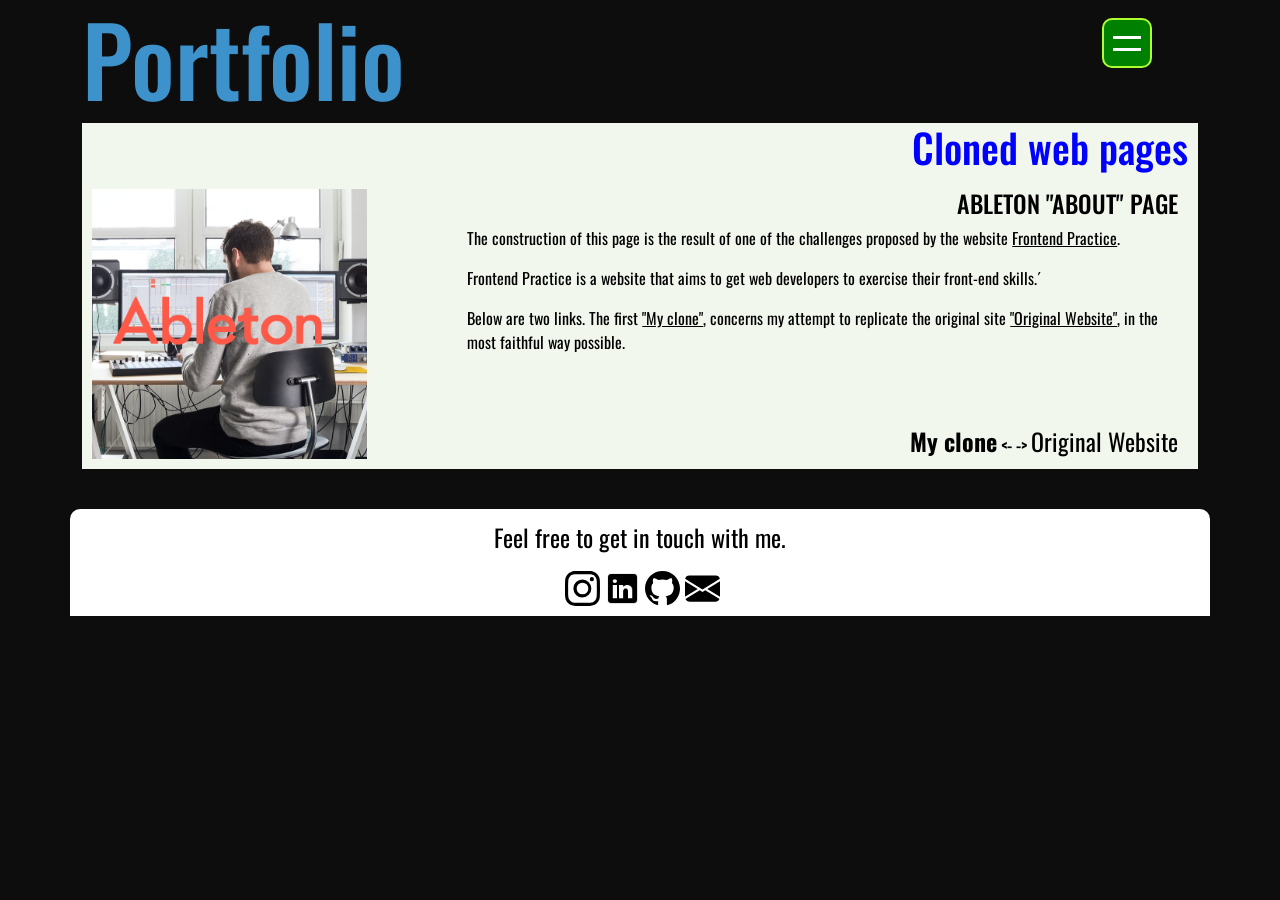
<file: portfolio/FirstPresentationSite/portfolio.html>
<!DOCTYPE html>
<html lang="en">
  <head>
    <meta charset="UTF-8" />
    <meta http-equiv="X-UA-Compatible" content="IE=edge" />
    <meta name="viewport" content="width=device-width, initial-scale=1.0" />
    <link rel="shortcut icon" href="image/favicon.ico" type="image/x-icon" />
    <!-- Bootstrap CSS -->
    <link
      href="https://cdn.jsdelivr.net/npm/bootstrap@5.1.3/dist/css/bootstrap.min.css"
      rel="stylesheet"
      integrity="sha384-1BmE4kWBq78iYhFldvKuhfTAU6auU8tT94WrHftjDbrCEXSU1oBoqyl2QvZ6jIW3"
      crossorigin="anonymous"
    />
    <!-- CSS -->
    <link rel="stylesheet" href="css/style.css" />
    <link rel="stylesheet" href="css/portfolio.css" />

    <!-- Font -->
    <link rel="preconnect" href="https://fonts.googleapis.com" />
    <link rel="preconnect" href="https://fonts.gstatic.com" crossorigin />
    <link
      href="https://fonts.googleapis.com/css2?family=Oswald:wght@200;300;400;500;600;700&family=Poppins:ital,wght@0,100;0,200;0,300;0,400;0,500;0,600;0,700;0,800;0,900;1,100;1,200;1,300;1,400;1,500;1,600;1,700;1,800;1,900&display=swap"
      rel="stylesheet"
    />

    <title>OLD VERSION Portfolio | Cristiano Martins</title>
  </head>
  <body>
    <header class="container-sm">
      <div class="title">
        <h1>Portfolio</h1>
      </div>
    </header>
    <main class="container-sm">
      <div class="portfolio">
        <h1>Cloned web pages</h1>
        <div class="clones">
          <div class="front-end-practice">
            <div class="card">
                <div class="img">
                  <img src="image/portfolio/clones/Ableton-About page.png" alt="Ableton About page image"/>
                </div>
                <div class="description">
                  <div class="text">
                    <div class="title">
                      <h1>Ableton "about" page</h1>
                    </div>
                    <div class="about">
                      <p>
                        The construction of this page is the result of one of the challenges proposed by the website </strong><a href="https://www.frontendpractice.com/project/ableton"
                        >Frontend Practice</a></strong>.
                      </p>
                      <p>
                        Frontend Practice is a website that aims to get web developers to exercise their front-end skills.´
                      </p>
                      <p>
                        Below are two links. The first <a href="../Ableton/about.html">"My clone"</a>, concerns my attempt to replicate the original site <a href="https://www.ableton.com/en/about/">"Original Website"</a>, in the most faithful way possible.
                      </p>
                    </div>
                  </div>
                  <div class="live-website">
                      <strong><a href="../Ableton/about.html">My clone</a></strong> <strong> <- -> </strong>
                      <a href="https://www.ableton.com/en/about/">  Original Website</a>
                    </div>
                  </div>
                </div>
            </div>
          </div>
        </div>
      </div>
    </main>
    <footer id="fixed-bottom" class="container-sm ">
      <div class="more-of-me">
        <p>Feel free to get in touch with me.</p>
        <div class="social">
          <div class="text"></div>
          <div class="icons">
            <!-- Instagram -->
            <div class="linkedin">
              <a
                title="My Instagram account."
                href="https://www.instagram.com/cristianolm96/"
                target="_blank"
              >
                <img src="image/social/instagram.svg" alt="Instagram" />
              </a>
            </div>
            <!-- Linkedin -->
            <div class="linkedin">
              <a
                title="My Linkedin account."
                href="https://www.linkedin.com/in/cristiano-martins-0ab8ba133/"
                target="_blank"
              >
                <img src="image/social/linkedin.png" alt="Linkedin" />
              </a>
            </div>
            <!-- Github -->
            <div class="github">
              <a
                title="My GitHub account"
                href="https://github.com/Cristianolm"
                target="_blank"
              >
                <img src="image/social/github.svg" alt="Github" />
              </a>
            </div>
            <!-- Email -->
            <div class="email">
              <a
                title="Sende me a email"
                href="mailto:cristianomartins96@hotmail.com"
              >
                <img src="image/social/envelope-fill.svg" alt="E-mail" />
              </a>
            </div>
          </div>
        </div>
      </div>
    </footer> 


    <!-- MENU -->
    <div id="menu-icon" class="menu-icon"></div>
    <div id="menu-content" class="menu-content d-none">
      <h2><a href="index.html" class="item container-sm">Home</a></h2>
      <h2><a href="portfolio.html" class="item container-sm">Portfolio</a></h2>
    </div>
    <script
      src="https://cdn.jsdelivr.net/npm/bootstrap@5.1.3/dist/js/bootstrap.bundle.min.js"
      integrity="sha384-ka7Sk0Gln4gmtz2MlQnikT1wXgYsOg+OMhuP+IlRH9sENBO0LRn5q+8nbTov4+1p"
      crossorigin="anonymous"
    ></script>
    <script src="js/script.js"></script>
  </body>
</html>
</file>
<file: css/style.css>
/*
=============== 
Fonts
===============
*/
@import url("https://fonts.googleapis.com/css?family=Open+Sans|Roboto:400,700&display=swap");

/*
=============== 
Variables
===============
*/

:root {
  /* HTML */
  --doc-back-color: rgb(240, 240, 240);

  /* Header */
  --header-back-color: rgb(255, 255, 255);
  --header-nav: hsl(205, 82%, 85%);
  --header-font-color: rgb(53, 53, 255);
  --header-font-size: 1.5rem;
  --transition: all 0.2s linear;
  /* Letter */
  --ff-primary: "Open Sans", sans-serif;
  /* Proj */
  --proj-hover: green;
  /* Toogle button */
  --btn-edge: 30px;
  --btn-bar-height: 7%;
  --btn-bar-width: 90%;
  --btn-bar-Color: green;
  --btn-vertical-bar-display: "block";
  --buttons-and-cards-heads: rgb(192, 248, 192);
}

html {
  scroll-behavior: smooth;
  scroll-padding-top: var(--scroll-padding, 40px);
}
/*
=============== 
Global Styles
===============
*/

*,
* * {
  margin: 0;
  padding: 0;
  box-sizing: border-box;
  font-family: "open";
  font-family: var(--ff-primary);
  color: black;
}

html,
body {
  background-color: var(--doc-back-color);
}

h1,
h2,
h3,
h4 {
  text-transform: capitalize;
  line-height: 1.25;
  margin-bottom: 0.75rem;
}
h1 {
  font-size: 3rem;
}
h2 {
  font-size: 2rem;
}
h3 {
  font-size: 1.25rem;
}
h4 {
  font-size: 0.875rem;
}

a {
  text-decoration: none;
}

/*
=============== 
Header
===============
*/

header,
header * {
  background-color: var(--header-back-color);
}

header {
  position: fixed;
  width: 100vw;
}

header,
main,
footer {
  padding: 0 2vw;
}

.author {
  display: inline-block;
}

.author p {
  display: inline;
  text-shadow: 2px 2px 0px #d1d1d1;
  font-size: var(--header-font-size);
}

.author .last-name {
  color: var(--header-font-color);
}

.desktop-nav {
  display: none;
}

nav {
  position: fixed;
  bottom: -1rem;
  width: 100vw;
  z-index: 1;
}

nav ul {
  background-color: var(--header-nav);
  padding-top: 0px;
}

nav li {
  list-style-type: none;
  height: 1.5rem;
  display: flex;
  padding-left: 1rem;
  background-color: var(--header-nav);
}

nav li a {
  width: 100%;
  background-color: var(--header-nav);
  font-size: 1.2rem;
}

nav li a:hover {
  color: var(--header-font-color);
  background-color: rgb(146, 197, 255);
  font-weight: bold;
}

/* Button toogle */

.nav-toggle {
  position: fixed;
  top: 92vh;
  right: 1%;
  width: var(--btn-edge);
  height: var(--btn-edge);
  border: rgb(7, 236, 7) 1px solid;
  border-radius: 2px;
  cursor: pointer;
  background-color: rgb(166, 243, 166);
  z-index: 2;

  display: flex;
  align-items: center;
  justify-content: center;
}

.nav-toggle span {
  width: var(--btn-bar-width);
  height: var(--btn-bar-height);
  background-color: black;
}

/* bars */
.nav-toggle::before {
  content: "";
  position: absolute;
  width: var(--btn-bar-width);
  height: var(--btn-bar-height);
  background-color: black;

  transform: translateY(-6px);
  transition: var(--transition);
}

.nav-toggle::after {
  content: "";
  position: absolute;
  width: var(--btn-bar-width);
  height: var(--btn-bar-height);
  background-color: black;

  transform: translateY(6px);
  transition: var(--transition);
}

.nav-toggle.active {
  background-color: red;
  border: rgb(124, 0, 0) 1px solid;
}

.temp-bar.active {
  display: none;
}

.nav-toggle.active::before {
  transform: translateY(0) rotate(45deg);
}

.nav-toggle.active::after {
  transform: translateY(0) rotate(-45deg);
}

/* JS - Dropdown links initially hidden */
.links {
  height: 0px;
  overflow: hidden;
  transition: var(--transition);
}

.show-links {
  height: 13rem;
  padding-top: 1rem;
}

.show-links li {
  height: 2rem;
}

header,
.social .icons {
  display: flex;
  flex-direction: row;
  justify-content: space-between;
  gap: 10px;
}

.social .icons img {
  height: var(--btn-edge);
}

/*
=============== 
Main
===============
*/

main {
  padding-top: 34.8px;
}

main > div {
  margin-bottom: 34.8px;
}

.stacks {
  padding-left: 1.5rem;
}

form > input {
  font-size: 1rem;
  cursor: pointer;
  width: 5rem;
  border-bottom: 2px solid green;
  background-color: var(--buttons-and-cards-heads);
}
form > input:hover {
  font-weight: bold;
}

.filterProjects {
  display: flex;
  flex-wrap: wrap;
  justify-content: center;
  gap: 5px;
  margin-bottom: 5px;
}

.filter-btn {
  border-radius: 5%;
  padding: 5px;
  width: max-content;
  font-weight: bold;
  border: 1.5px solid gray;
  cursor: pointer;
  margin-bottom: 5px;
}

.filter-btn:hover {
  background-color: khaki;
}

main .projects {
  display: flex;
  flex-wrap: wrap;
  gap: 2px;
  width: 85vw;
}

main article {
  width: 100%;
}

main article .title {
  display: flex;
  justify-content: space-between;
  background-color: var(--buttons-and-cards-heads);
  padding-left: 5px;
}

main .projects .title a {
  transition: var(--transition);
}

main .projects .title a:hover {
  color: var(--proj-hover);
  font-size: 1.3rem;
  transition: var(--transition);
}

main .projects .project-desc {
  height: 0px;
  overflow: hidden;
}

main .projects .project-desc.show-desc {
  height: min-content;
  background-color: var(--header-back-color);
  padding: 5px;
}

/* Toggle */
.desc-toggle {
  position: relative;
  height: auto;
  width: 30px;
  cursor: pointer;
  background-color: white;
  /* Alinhar a barrinha preta do ".toggle::before" ao centro do botão de menu/toogle */
  display: flex;
  align-items: center;
  justify-content: center;
}

.desc-toggle::before {
  content: "";
  position: absolute;
  width: 20px;
  height: 3px;
  background-color: var(--btn-bar-Color);
  /* Mover barrinha do centro pelo eixo "y" */
  transform: translateY(0px);
}

.desc-toggle::after {
  content: "";
  position: absolute;
  width: 3px;
  height: 20px;
  background-color: var(--btn-bar-Color);
  display: var(--btn-vertical-bar-display);
  /* Mover barrinha do centro pelo eixo "y" */
  transform: translateY(0px);
}

@media screen and (max-width: 363.2px) {
  /* From 0px to 248px */
  main {
    padding-top: 65.6px;
  }
}

@media screen and (min-width: 768px) {
  /* From 768px to ... */

  /*  global classes */
  h1 {
    font-size: 4rem;
  }
  h2 {
    font-size: 2.5rem;
  }
  h3 {
    font-size: 1.75rem;
  }
  h4 {
    font-size: 1rem;
  }
  body {
    font-size: 1rem;
  }
  /*  global classes */

  /*
  =============  
  HEADER
  ============= 
  */
  header,
  header * {
    margin: 0;
    padding: 0;
  }

  header,
  main,
  footer {
    padding: 0 5vw;
  }

  main {
    padding-top: 34.8px;
  }

  header,
  .links,
  .author,
  nav,
  ul.links,
  .social .icons {
    display: flex;
    flex-direction: row;
    justify-content: center;
    align-items: center;
  }

  /* Icons */
  .social .icons {
    gap: 15px;
  }

  .social .icons img {
    height: var(--btn-edge);
    gap: 5px;
  }

  /* Navbar */
  .mobile-nav {
    display: none;
  }

  .desktop-nav {
    display: block;
  }

  nav li {
    padding-left: 0rem;
  }

  nav,
  nav > ul,
  nav > ul > li,
  nav > ul > li > a {
    background-color: var(--header-back-color);
  }

  nav {
    position: relative;
    bottom: 0rem;
  }

  nav > .links {
    gap: 16px;
    padding-top: 0px;
    padding-left: 0px;
    height: auto;
    overflow: auto;
    transition: none;
    top: 0;
  }

  nav li a {
    font-size: 1rem;
  }

  nav li a:hover {
    background-color: rgba(146, 197, 255, 0);
  }

  /* Nav Toggle*/
  .nav-toggle {
    display: none;
  }
  /*
  =============== 
  Main
  ===============
  */
  .stacks {
    padding-left: 3rem;
  }

  .filterProjects {
    margin-bottom: 15px;
  }

  main .projects {
    /* border: 1px solid blue; */
    display: flex;
    flex-wrap: wrap;
    gap: 15px;
    width: 90vw;
  }

  main .projects .title a {
    transition: var(--transition);
  }

  main .projects .title a:hover {
    color: var(--proj-hover);
    font-size: 1.75rem;
    transition: var(--transition);
  }

  main article {
    max-width: 300px;
    min-width: 200px;
  }
}
</file>
<file: portfolio/FirstPresentationSite/css/style.css>
:root {
  /* ========== Font ==========*/
  --bs-font-oswald: "Oswald", sans-serif;

  /* ========== Color palette ==========*/
  /* white - dark */
  --bs-white: #fff;
  --bs-gray: #6c757d;
  --bs-gray-dark: #343a40;
  --bs-gray-100: #f8f9fa;
  --bs-gray-200: #e9ecef;
  --bs-gray-300: #dee2e6;
  --bs-gray-400: #ced4da;
  --bs-gray-500: #adb5bd;
  --bs-gray-600: #6c757d;
  --bs-gray-700: #495057;
  --bs-gray-800: #343a40;
  --bs-gray-900: #212529;
  --bs-dark: #212529;

  /* Main colors */
  --bs-black: #0d0d0e;
  --bs-cream: #f1f7ed;
  --bs-blue: #3e92cc;
  --bs-pink: #ec2880;
  --bs-corsa: #d00000;
}

*,
* * {
  font-family: var(--bs-font-oswald);
  color: var(--bs-cream);
  position: relative;
  margin: 0px;
  padding: 0px;
}

body {
  background-color: var(--bs-black);
}

/* 
========== 
Header 
==========
*/
header {
  position: relative;
}
.name {
  border-top: 1px solid red;
  width: calc(100% - 15vw);
}

.last-name {
  text-align: right;
}

.name * {
  text-transform: uppercase;
  font-size: 7rem;
  background-image: linear-gradient(90deg, var(--bs-blue), var(--bs-cream));
  -webkit-background-clip: text;
  -webkit-text-fill-color: transparent;
}

/* 
========== 
Main 
==========
*/

main .overflow {
  margin-top: 70px;
  height: 45%;
  max-height: 500px;
  overflow: auto;
  background-color: white;
  border-radius: 5px;
}

main .overflow * {
  color: black;
}

main .overflow h2 {
  color: var(--bs-blue);
}

main .overflow h2:first-child {
  color: blue;
}

main .overflow h2,
main .overflow h3,
main .overflow a {
  padding: 1rem;
  padding-bottom: 0;
}

main .overflow p {
  padding: 1rem;
  padding-top: 0;
  color: var(--bs-gray-900);
}

main .overflow ul li {
  list-style-type: circle;
}

main #no-bullets li {
  list-style-type: none;
}

main #no-bullets li a {
  text-decoration: none;
  padding-left: 0;
}

main .overflow .certificates > strong {
  color: blue;
}

main .overflow .certificates a {
  text-decoration: none;
}

/*
============ Scrollbar ============
*/
main .overflow::-webkit-scrollbar {
  /* ::-webkit-scrollbar - All scrollbar 
       main::-webkit-scrollbar - Just the main scrollbar 
    */
  width: 1em;
}

main .overflow::-webkit-scrollbar-track {
  /* 
  main::-webkit-scrollbar-track - The entire sidebar, where the bar will run. 
  */
  background: white;
  border-radius: 100vw;
}

main .overflow::-webkit-scrollbar-thumb {
  /* 
  main::-webkit-scrollbar-thumb - Where we are on page. 
  */
  background: var(--bs-blue);
  border-radius: 100vw;
}

main .overflow::-webkit-scrollbar-thumb:hover {
  background: blue;
  border-radius: 100vw;
  padding: 1rem;
}

/*
============ Scrollbar ============
*/

.detailedCV {
  margin-top: 20px;
}

.detailedCV,
.cv {
  display: flex;
  flex-direction: row;
  align-items: center;
  justify-content: flex-end;
}

.detailedCV h2 {
  text-decoration: none;
  color: rgb(253, 97, 97);
  font-weight: normal;
}

.detailedCV a h2,
.cv {
  text-decoration: none;
  color: var(--bs-blue);
  position: relative;
  padding: 2px;
  transition: 0.2s;
}

.detailedCV a h2:hover,
.cv:hover {
  color: white;
  text-decoration: underline white;
  background-size: 100% 3px;
}

.cv-pdf {
  height: 25px;
}
/*
============ 
Footer 
============
*/

footer {
  height: auto;
  background-color: white;
  padding: 0;
  margin: 40px 0px 10px 0px;
  border-radius: 10px 10px 0px 0px;
}

footer .more-of-me {
  display: flex;
  flex-direction: column;
  justify-content: center;
  flex-wrap: wrap;
  align-items: center;
  padding: 10px;
}

footer p {
  color: black;
  font-size: 1.5rem;
}

footer .social,
footer .social .icons {
  display: flex;
  flex-direction: row;
  justify-content: flex-end;
  gap: 5px;
}

footer .social .icons img {
  height: 35px;
}

/*
================== 
COMPONENTS 
==================
*/

/* ======== Hamburger menu ========*/
.menu-icon {
  position: absolute;
  right: 10%;
  top: 3%;
  width: 6vw;
  height: 6vw;
  max-width: 50px;
  max-height: 50px;
  min-width: 40px;
  min-height: 40px;
  border-radius: 10px;
  background-color: green;
  border: greenyellow 2px solid;
  cursor: pointer;
  z-index: 2;

  display: flex;
  align-items: center;
  justify-content: center;
}

.menu-icon.active {
  background-color: var(--bs-corsa);
  border: red 2px solid;
  cursor: pointer;
  position: fixed;
  z-index: 2;

  display: flex;
  align-items: center;
  justify-content: center;
}

/* bars */
.menu-icon::before {
  content: "";
  position: absolute;
  width: 60%;
  height: 7%;
  background-color: white;

  /* Move/rotate ":before" bar along the "y" axis. */
  transform: translateY(-6px);
  transition: 0.5s;
}

.menu-icon.active::before {
  /* Tranformar o "=" em "x" */
  transform: translateY(0) rotate(45deg);
}

.menu-icon::after {
  content: "";
  position: absolute;
  width: 60%;
  height: 7%;
  background-color: white;
  /* Move/rotate ":after" bar along the "y" axis. */
  transform: translateY(6px);
  transition: 0.5s;
}

.menu-icon.active::after {
  /* Transform the "=" into "x" */
  transform: translateY(0) rotate(-45deg);
}

.menu-content {
  width: 100vw;
  height: 100vh;
  top: 0px;
  position: absolute;
  position: fixed;
  z-index: 1;

  background: linear-gradient(
    90deg,
    rgba(0, 0, 0, 0.7) 0%,
    rgba(0, 0, 0, 0.8) 20%,
    rgba(0, 0, 0, 0.9) 40%,
    rgba(0, 0, 0, 1) 100%
  );

  /* Flex */
  display: flex;
  flex-direction: column;
  align-items: flex-end;
  justify-content: center;
  gap: 30px;
}

.menu-content > h2 {
  font-size: 4rem;
  right: 10%;
  text-decoration: none;
  bottom: 20%;
}

.menu-content > h2 a {
  text-decoration: none;
}

.menu-content > h2 a:hover {
  color: var(--bs-cream);
}

/* ======== End of hamburger menu ========*/

/* MEDIA QUERIES */

@media only screen and (max-width: 780px) {
  .name * {
    font-size: 6rem;
  }
}

@media only screen and (max-width: 520px) {
  .name * {
    font-size: 5rem;
  }
}

@media only screen and (max-width: 485px) {
  .name * {
    font-size: 4rem;
  }
}

@media only screen and (max-width: 400px) {
  .menu-icon {
    top: 1%;
    right: 5%;
  }
  .menu-content > h2 {
    right: 5%;
  }
}

@media only screen and (max-width: 400px) {
  .menu-content > h2 {
    font-size: 3rem;
  }
}

@media only screen and (max-width: 390px) {
  .name * {
    font-size: 3rem;
  }
}

@media only screen and (max-width: 280px) {
  .name * {
    font-size: 2rem;
  }
}
</file>
<file: portfolio/Ableton/assets/css/style.css>
/*
=============== 
Fonts
===============
*/

/* Futura PT */
@font-face {
  font-family: "Futura PT Light";
  src: url(../fonts/FuturaPTLight.otf) format("opentype");
}

@font-face {
  font-family: "Futura PT Book";
  src: url(../fonts/FuturaPTBook.otf) format("opentype");
}

@font-face {
  font-family: "Futura PT Medium";
  src: url(../fonts/FuturaPTMedium.otf) format("opentype");
}

/* 
==========
Variables 
==========
*/
:root {
  --yellow: #fbffa7;
  --orange: #ff764d;
  --light-lavender: #b1c5ff;
  --lilac: #d5b3ff;
  --light-green: #b6ffc0;
  --blue: #0000ff;

  /* Bars */
  --bar: 35px;
  --bar-thickness: calc(var(--bar) / 7);
  --bar-color: #fff;
}

/*
=============== 
Global Styles
===============
*/

*,
* * {
  font-family: "Futura PT Medium", sans-serif;
}

.sub-main {
  margin: -10px 3% 0px 3%;
}

body {
  margin: 20px 0;
  padding: 0;
}

p {
  font-family: "Futura PT Book", sans-serif;
}

.highlight {
  color: var(--blue) !important;
}

/* 
==========
HEADER 
==========
*/

/* nav-bar */

nav {
  display: flex;
  justify-content: space-between;
  margin: 0 3%;
}

.nav-left,
.nav-right {
  display: flex;
  align-items: center;
  align-items: flex-start;
  justify-content: space-between;
  gap: 20px;
}

.dropdown button {
  margin-top: -5px;
  padding: 0;
  border: none;
  background-color: white;
  cursor: pointer;
}

.link {
  text-decoration: none;
  font-size: 1.2rem;
  color: black;
}

.link:hover {
  color: var(--orange);
}

/* plus sing */
.dropdown {
  cursor: pointer;
  position: relative;
}

.plus {
  font-size: 1.5rem;
}

/* bars */
.bars {
  display: flex;
  gap: 5px;
}

.bars * {
  width: var(--bar);
  height: var(--bar);
  background-color: black;
}

/* white bars */
.horizontal-bars,
.vertical-bars {
  display: flex;
  align-items: center;
}

.horizontal-bars .center,
.vertical-bars .center {
  width: 100%;
  height: var(--bar-thickness);
  background-color: white;
}

.horizontal-bars::before,
.vertical-bars::before {
  content: "";
  position: absolute;
  width: var(--bar);
  height: var(--bar-thickness);
  background-color: #fff;
  transform: translateY(calc(var(--bar) / 3.5));
}

.horizontal-bars::after,
.vertical-bars::after {
  content: "";
  position: absolute;
  width: var(--bar);
  height: var(--bar-thickness);
  background-color: #fff;
  transform: translateY(calc(var(--bar) / -3.5));
}

.vertical-bars {
  transform: rotate(90deg);
}

hr {
  width: 100vw;
}

/* Dropdown */

.more-dropdown-boxes {
  margin: 30px 20px 0px 20px;
}

.more-dropdown-boxes * {
  text-decoration: none;
  color: black;
}

.more-dropdown-boxes p {
  text-decoration: none;
  color: black;
  font-size: 1.2rem;
}

.more-dropdown-boxes .box-top > div {
  display: flex;
  justify-content: space-between;
}

.more-dropdown-boxes .box-top p:hover {
  color: var(--orange);
}

.more-dropdown-boxes .box-bottom > div {
  display: flex;
  gap: 15px;
}

/* 
============
MAIN
============
*/

.sub-main {
  margin: -10px 20px 20px 35px;
}

main > .sub-menu * {
  text-decoration: none;
  color: black;
  margin-right: 20px;
}

main > .img-box {
  text-align: center;
  position: relative;
}

main > .img-box img {
  width: 80vw;
}

main > .img-box h1 {
  position: absolute;
  top: 50%;
  left: 50%;
  transform: translate(-50%, -50%);
  color: var(--orange);
  font-size: 7rem;
}

main .main-content > .text {
  margin: 80px auto;
  width: 40%;
}

.text.video iframe {
  margin: 40px 0px;
}

main .main-content > .text a {
  color: var(--blue);
  text-decoration: none;
}

iframe {
  width: 100%;
  height: 30vw;
}

.bold {
  font-size: 1.5rem;
  font-family: "Futura PT Medium";
}

small {
  font-size: 1rem;
  font-family: "Futura PT Light";
  font-weight: bold;
}

/* GRID 1 */
.grid1 {
  margin: auto;
  width: 80vw;
  height: 40vw;
  display: grid;
  grid-template-columns: repeat(8, 1fr);
  grid-template-rows: repeat(6, 1fr);
  grid-column-gap: 0px;
  grid-row-gap: 0px;
}

.grid1 > .one {
  grid-area: 2 / 2 / 6 / 5;
  z-index: 1;
  background: url(../../assets/images/desktop/photo-1.jpg);
  background-repeat: no-repeat;
  background-size: cover;
}
.grid1 > .two {
  grid-area: 3 / 6 / 5 / 8;
  z-index: 1;
  background: url(../../assets/images/desktop/photo-2.jpg);
  background-repeat: no-repeat;
  background-size: cover;
}
.grid1 > .three {
  grid-area: 1 / 4 / 7 / 9;
  background-color: var(--yellow);
}
.grid1 > .four {
  grid-area: 1 / 1 / 7 / 4;
  background-color: white;
}
/* GRID 1 */

/* GRID 2 */

.grid2 {
  width: 80vw;
  height: 40vw;
  margin: auto;
  display: grid;
  grid-template-columns: repeat(9, 1fr);
  grid-template-rows: repeat(11, 1fr);
  grid-column-gap: 0px;
  grid-row-gap: 0px;
}

.grid2 > .one {
  grid-area: 2 / 2 / 6 / 5;
  z-index: 1;
  background: url(../../assets/images/desktop/photo-3.jpg);
  background-repeat: no-repeat;
  background-size: cover;
}
.grid2 > .two {
  z-index: 1;
  grid-area: 7 / 2 / 11 / 5;
  background: url(../../assets/images/desktop/photo-4.jpg);
  background-repeat: no-repeat;
  background-size: cover;
}
.grid2 > .three {
  z-index: 1;
  grid-area: 3 / 6 / 10 / 10;
  background: url(../../assets/images/desktop/photo-5.jpg);
  background-repeat: no-repeat;
  background-size: cover;
}
.grid2 > .four {
  grid-area: 1 / 1 / 12 / 7;
  background-color: var(--light-green);
}
/* GRID 2 */

.img-box2 {
  margin: auto;
  width: 80%;
}

.img-box2 img {
  width: 100%;
}

/* GRID 3 */
.grid3 {
  width: 80vw;
  height: 40vw;
  margin: auto;
  display: grid;
  grid-template-columns: repeat(14, 1fr);
  grid-template-rows: repeat(7, 1fr);
  grid-column-gap: 0px;
  grid-row-gap: 0px;
}

.grid3 > .one {
  grid-area: 1 / 2 / 11 / 12;
  background-color: var(--lilac);
}
.grid3 > .two {
  z-index: 1;
  grid-area: 3 / 1 / 6 / 6;
  background: url(../../assets/images/desktop/photo-6-a.jpg);
  background-repeat: no-repeat;
  background-size: cover;
}
.grid3 > .three {
  z-index: 1;
  grid-area: 2 / 8 / 7 / 15;
  background: url(../../assets/images/desktop/photo-7.jpg);
  background-repeat: no-repeat;
  background-size: cover;
}
/* GRID 3 */

/* GRID 4 */
.grid4 {
  width: 80vw;
  height: 40vw;
  margin: auto;
  display: grid;
  grid-template-columns: repeat(8, 1fr);
  grid-template-rows: repeat(6, 1fr);
  grid-column-gap: 0px;
  grid-row-gap: 0px;
}

.grid4 > .one {
  grid-area: 1 / 5 / 7 / 9;
  background-color: var(--light-lavender);
}
.grid4 > .two {
  grid-area: 1 / 1 / 7 / 5;
  background: url(../../assets/images/desktop/photo-8.jpg);
  background-size: 100% 100%;
}
.grid4 > .three {
  grid-area: 2 / 6 / 4 / 8;
  display: flex;
  flex-direction: column;
}

.grid4 p {
  font-family: "Futura PT Book";
  font-size: 1.3rem;
}
.grid4 a {
  text-decoration: none;
  color: var(--blue);
}

.flex4 {
  display: none;
}
/* GRID 4 */

/* 
  ==========
  FOOTER
  ==========
  */
/* GRID 5 */

body > hr {
  margin: 80px 0px;
}

.grid5 {
  width: 80vw;
  margin: auto;
  display: grid;
  grid-template-columns: repeat(12, 1fr);
  grid-template-rows: 0.2fr repeat(2, 1fr) 0.2fr;
  grid-column-gap: 0px;
  grid-row-gap: 30px;
}

.grid5 p {
  margin-bottom: 5px;
  font-family: "Futura PT Medium";
  font-weight: bold;
}

.grid5 a {
  text-decoration: none;
  color: black;
  font-family: "Futura PT Book";
  font-weight: normal;
}

.grid5 > .ableton {
  grid-area: 1 / 1 / 2 / 13;
  height: 30px;
}
.grid5 > .mediaSocial {
  grid-area: 2 / 1 / 3 / 4;
}

.grid5 > .mediaSocial > .social {
  display: flex;
  flex-direction: row;
  gap: 10px;
}

.grid5 > .mediaSocial > .social img {
  width: 35px;
}

.grid5 > .education {
  grid-area: 2 / 4 / 3 / 7;
}
.grid5 > .singUp {
  grid-area: 2 / 7 / 3 / 13;
}

.grid5 > .singUp input {
  background-color: rgb(204, 203, 203);
  border: none;
  font-family: "Futura PT Light";
}

.grid5 > .singUp input::placeholder {
  color: gray;
}

.grid5 > .singUp button {
  background-color: var(--blue);
  color: white;
  border: none;
  font-family: "Futura PT Light";
}

.grid5 > .singUp button:hover {
  font-family: "Futura PT Medium";
}

.grid5 > .community {
  grid-area: 3 / 1 / 4 / 4;
}
.grid5 > .distributors {
  grid-area: 3 / 4 / 4 / 7;
}
.grid5 > .language {
  grid-area: 3 / 7 / 4 / 13;
}
.grid5 > .language .forms {
  display: flex;
}

.grid5 > .contact {
  grid-area: 4 / 1 / 5 / 13;
  display: flex;
  flex-direction: row;
  justify-content: space-between;
  gap: 10px;
}

.grid5 > .contact .list {
  font-weight: bold;
  display: flex;
  flex-direction: row;
  gap: 10px;
}

.grid5 > .contact .footer-bars {
  display: flex;
  flex-direction: row;
  gap: 10px;
}

/* GRID 5 */

@media all and (min-width: 1020px) {
  .mobile {
    display: none;
  }
}

@media all and (max-width: 1020px) {
  /*
  =============== 
  Global Styles
  ===============
  */
  .sub-main {
    margin: 23px 3% 20px 3%;
  }

  /* 
  ==========
  HEADER 
  ==========
  */

  body {
    margin-top: 0px;
  }

  .desktop {
    display: none;
  }

  .gadget {
    width: 100%;
    height: 20px;
  }

  #to-open-menu .gadget {
    width: 100%;
    height: 20px;
    background-color: white;
  }

  #to-open-menu button:hover {
    color: var(--orange);
  }

  #to-open-menu,
  #to-open-menu .nav-header,
  #to-open-menu .dropdown,
  #to-open-menu .link,
  #to-open-menu .bars,
  header.to-open-menu button,
  #to-open-menu #bars .vertical-bars::before,
  #to-open-menu #bars .vertical-bars::after,
  #to-open-menu #bars .horizontal-bars::after,
  #to-open-menu #bars .horizontal-bars::before,
  #to-open-menu #bars .horizontal-bars .center,
  #to-open-menu #bars .vertical-bars .center {
    background-color: white;
    color: black;
  }

  .mobile #to-open-menu #bars * {
    background-color: black;
  }

  header,
  .mobile #bars .horizontal-bars::before,
  .mobile #bars .vertical-bars::before,
  .mobile #bars .horizontal-bars::after,
  .mobile #bars .vertical-bars::after,
  .mobile #bars .horizontal-bars > .center,
  .mobile #bars .vertical-bars > .center,
  .mobile header * {
    background-color: var(--blue);
  }

  .mobile #bars * {
    background-color: white;
  }

  .mobile header * {
    color: #fff;
  }

  .mobile .nav-header .link {
    margin-top: 1px;
  }

  .more,
  .horizontal-links {
    margin-top: 20px;
  }

  .mobile nav {
    display: flex;
    flex-direction: column;
  }

  .mobile .nav-header,
  .mobile .nav-header * {
    display: flex;
    align-items: center;
  }

  .mobile .nav-header .dropdown {
    margin-left: 20px;
  }

  .mobile .vertical-links .main-links {
    display: flex;
    flex-direction: column;
    gap: 15px;
    margin-top: 20px;
  }

  .mobile .vertical-links .main-links a {
    font-size: 1.4rem;
  }

  .mobile .login-register {
    padding-bottom: 0.8rem;
  }

  .mobile #link-small {
    font-size: 0.9rem;
  }

  .mobile .more p:hover {
    color: var(--orange);
  }

  /* SCROLL */

  header {
    min-width: 400px;
  }

  .scroll div {
    min-width: 200px;
  }

  .scroll {
    display: flex;
    gap: 10px;
    width: 100%;
    overflow: auto;
  }
  /* SCROLL */

  /* 
  ============
  MAIN
  ============
  */

  main > .img-box h1 {
    font-size: 5rem;
  }

  main .main-content > .text {
    margin: 40px auto;
    width: 80%;
  }

  /* GRID 4 */
  .grid4 {
    display: none;
    text-align: center;
  }

  .flex4 {
    display: flex;
    flex-direction: column;
  }

  .flex4 .text {
    background-color: var(--light-lavender);
    padding: 40px 40px 20px 40px;
  }

  /* GRID 4 */

  /* GRID 5 */
  .grid5 {
    width: 80vw;
    margin: auto;
    display: grid;
    grid-template-columns: 1fr;
    grid-template-rows: 0.2fr repeat(7, 0.5fr) 0.2fr;
    grid-column-gap: 20px;
    grid-row-gap: 0px;
  }

  .grid5 > .ableton {
    grid-area: 1 / 1 / 2 / 2;
    height: 30px;
  }
  .grid5 > .mediaSocial {
    grid-area: 3 / 1 / 4 / 2;
    margin-bottom: 20px;
  }

  .grid5 > .education {
    grid-area: 4 / 1 / 5 / 2;
  }

  .grid5 > .singUp {
    grid-area: 2 / 1 / 3 / 2;
  }

  .grid5 > .community {
    grid-area: 5 / 1 / 6 / 2;
  }
  .grid5 > .distributors {
    grid-area: 6 / 1 / 7 / 2;
  }
  .grid5 > .language {
    grid-area: 7 / 1 / 8 / 2;
  }

  .grid5 > .contact {
    grid-area: 8 / 1 / 9 / 2;
    display: flex;
    flex-direction: column;
    justify-content: space-between;
    gap: 10px;
  }

  .grid5 > .contact .list {
    font-weight: bold;
    display: flex;
    flex-direction: column;
    gap: 0px;
  }

  .grid5 > .contact .footer-bars {
    margin-top: 20px;
    display: flex;
    flex-direction: row;
    gap: 10px;
  }

  .grid5 > .contact .footer-bars p {
    order: 2;
  }

  .grid5 > .contact .footer-bars .bars {
    order: 1;
  }
  /* GRID 5 */
}

@media all and (max-width: 400px) {
  main > .img-box h1 {
    font-size: 3rem;
  }
}
</file>
<file: portfolio/FirstPresentationSite/css/portfolio.css>
header .title h1 {
  font-size: 6rem;
  color: var(--bs-blue);
}

/* Portfolio */
.portfolio {
  background-color: var(--bs-cream);
  height: auto;
  width: 100%;
  border-radius: 10xp 10px;
}

.portfolio h1 {
  color: var(--bs-blue);
  height: auto;
  width: 100%;
}

.portfolio > h1 {
  color: blue;
  padding-right: 10px;
  text-align: right;
}

.portfolio * {
  background-color: var(--bs-cream);
  color: black;
}

.portfolio .clones {
  width: 100%;
  padding: 10px;
}

.portfolio .card .title h1 {
  text-align: right;
  font-size: 1.5rem;
}

/* Card */
.card {
  display: flex;
  flex-direction: row;
  border: none;
  width: 100%;
  max-height: 270px;
}

.card .description {
  margin: 0px 10px;
  display: flex;
  flex-direction: column;
  justify-content: space-between;
}

.card .description .live-website {
  text-align: right;
}

.card .title h1 {
  text-transform: uppercase;
  text-align: left;
  font-size: 2rem;
  color: black;
}

.card .img {
  width: 40%;
}

main .card {
  width: 100%;
  height: 30vw;
}

.card img {
  width: 100%;
  max-width: 275px;
  height: 100%;
}

.card .live-website p {
  margin-bottom: 0;
  padding-bottom: 0;
}
.card .live-website a {
  margin-top: 0;
  padding-top: 0;
  text-decoration: none;
  font-size: 1.5rem;
}

/*
============ Scrollbar ============
*/
main .portfolio::-webkit-scrollbar {
  /* ::-webkit-scrollbar - All scrollbar 
       main::-webkit-scrollbar - Just the main scrollbar 
    */
  width: 1em;
}

main .portfolio::-webkit-scrollbar-track {
  /* 
  main::-webkit-scrollbar-track - The entire sidebar, where the bar will run. 
  */
  background: white;
  border-radius: 100vw;
}

main .portfolio::-webkit-scrollbar-thumb {
  /* 
  main::-webkit-scrollbar-thumb - Where we are on page. 
  */
  background: var(--bs-blue);
  border-radius: 100vw;
}

main .portfolio::-webkit-scrollbar-thumb:hover {
  background: blue;
  border-radius: 100vw;
  padding: 1rem;
}
/*
============ Scrollbar ============
*/

@media only screen and (max-width: 884px) {
  .portfolio {
    background-color: var(--bs-cream);
    height: 50vh;
    min-height: 300px;
    overflow: auto;
  }

  .portfolio > h1 {
    color: blue;
    margin-top: 20px;
  }

  .card img {
    width: 100%;
    height: 100%;
    min-width: 180px;
  }

  .portfolio .card .title h1 {
    text-align: left;
    font-size: 1.5rem;
    margin-top: 20px;
  }

  .card {
    display: flex;
    flex-direction: column;
    align-items: center;
    width: 100%;
  }
}

@media only screen and (max-width: 450px) {
  header .title h1 {
    font-size: 5rem;
  }

  .portfolio {
    background-color: var(--bs-cream);
    height: 75vh;
    overflow: auto;
  }

  footer * {
    margin: 0;
  }

  footer p {
    font-size: 1rem;
  }

  footer .icons img {
    width: calc(100% * 0.75);
    height: calc(100% * 0.75);
  }
}

@media only screen and (max-width: 400px) {
  .card .img {
    display: flex;
    flex-direction: column;
    align-items: center;
    width: 100%;
  }
}

@media only screen and (max-width: 390px) {
  header .title h1 {
    font-size: 4rem;
  }
}

@media only screen and (max-width: 280px) {
  header .title h1 {
    font-size: 2.5rem;
  }
}

@media only screen and (max-width: 200px) {
  header .title h1 {
    font-size: 2rem;
  }
}
</file>
